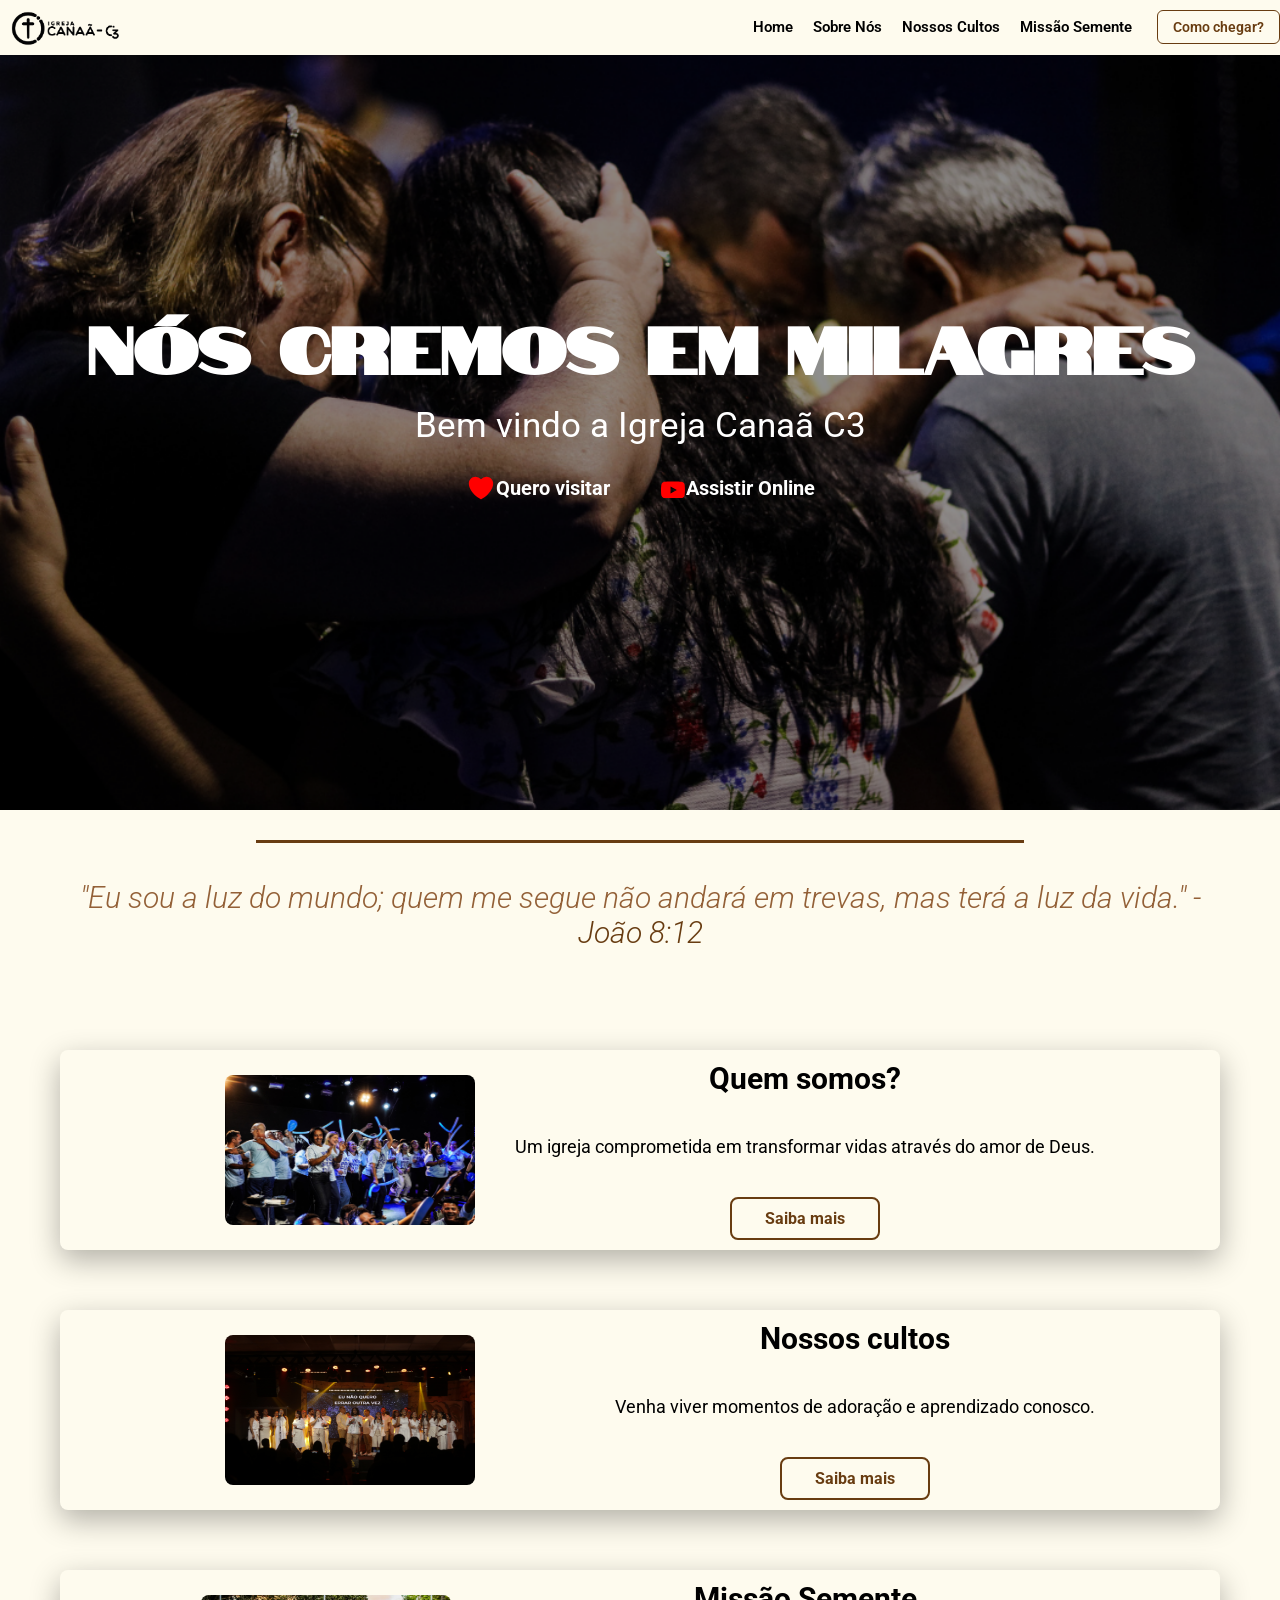
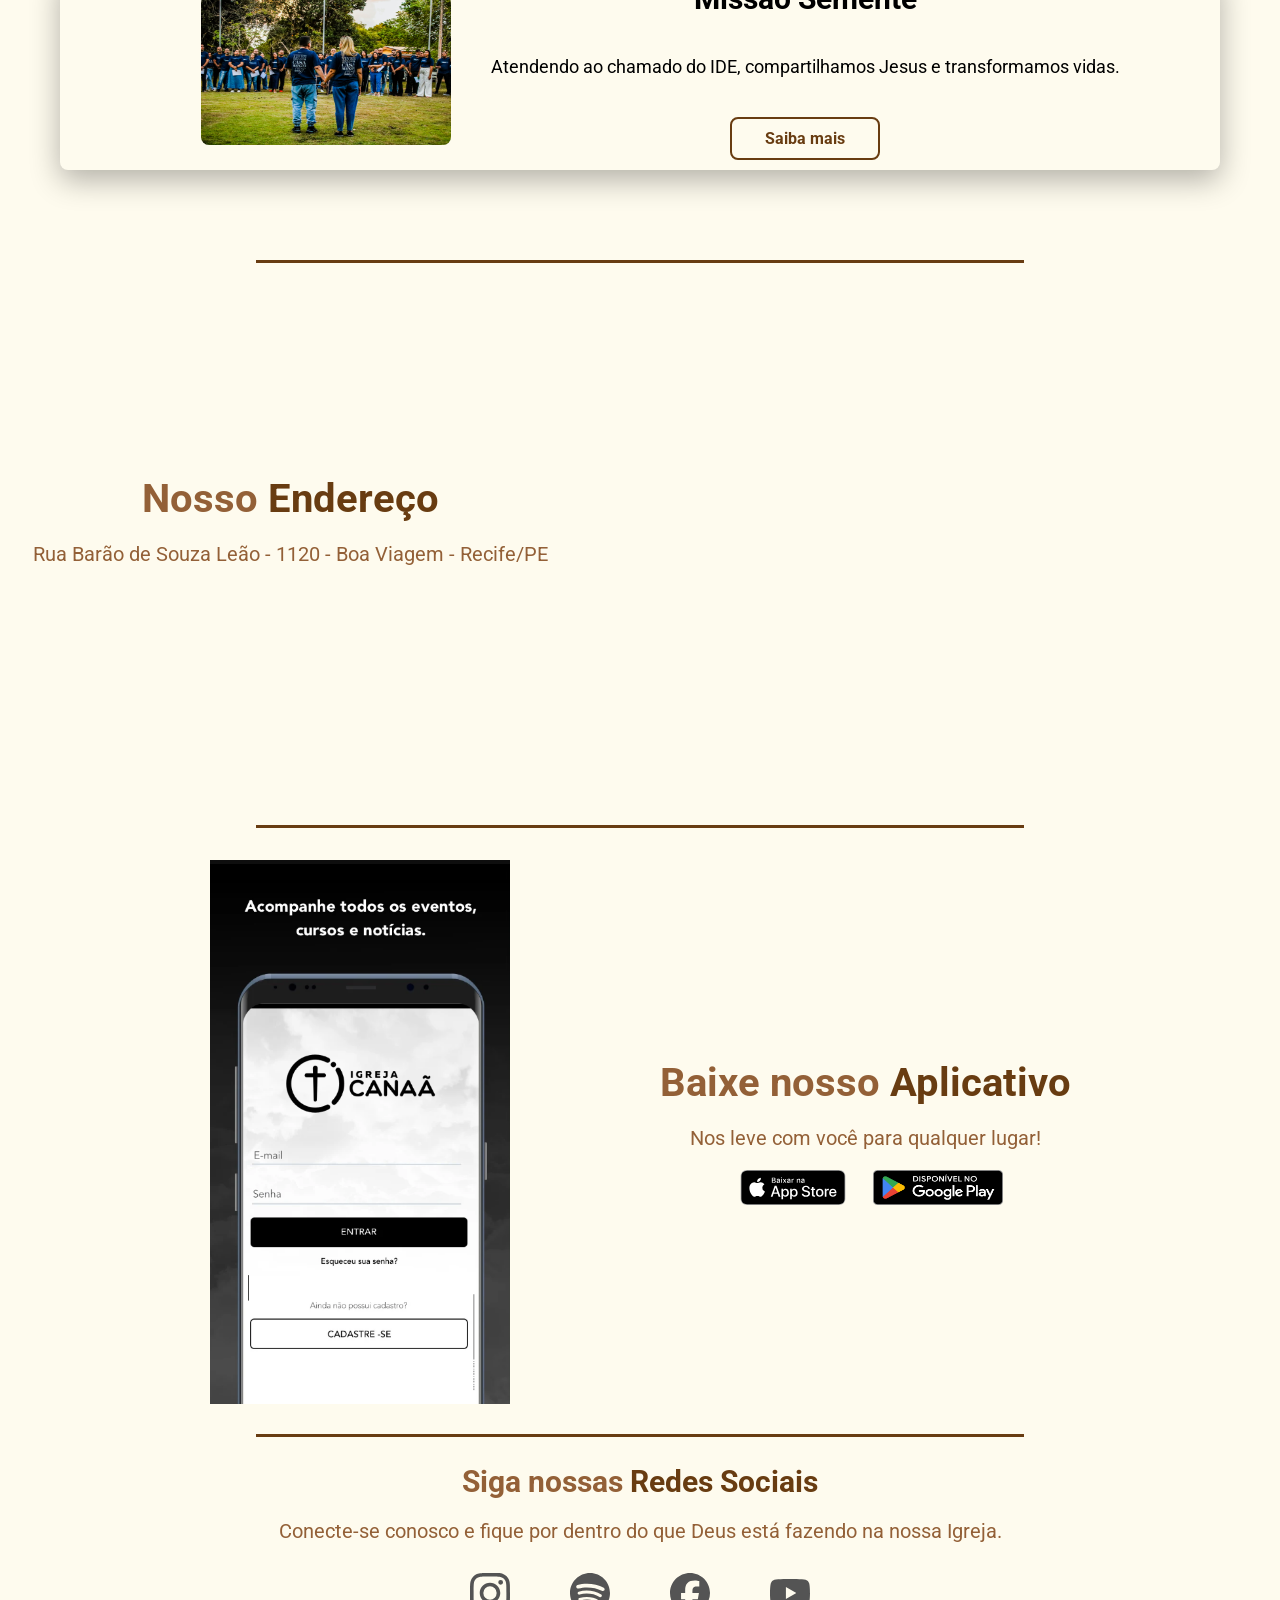
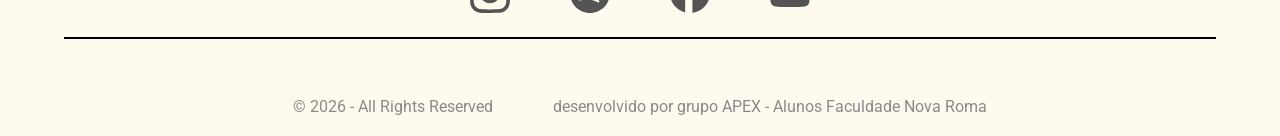
<file: index.html>
<!DOCTYPE html>
<html lang="pt-br">

<head>
    <meta charset="UTF-8">
    <meta name="viewport" content="width=device-width, initial-scale=1.0">
    <title>Igreja Canaã C3</title>
    <link rel="stylesheet" href="css/index.css">
    <meta
    name="description"
    content="Conheça a Igreja Canaã C3. Cultos presenciais, comunhão, discipulado e uma comunidade para crescer na fé em Jesus Cristo."
    >

    <link rel="preconnect" href="https://fonts.googleapis.com">
<link rel="preconnect" href="https://fonts.gstatic.com" crossorigin>
<link href="https://fonts.googleapis.com/css2?family=Arvo:ital,wght@0,400;0,700;1,400;1,700&family=Bebas+Neue&family=Inter:ital,opsz,wght@0,14..32,100..900;1,14..32,100..900&family=Iosevka+Charon+Mono:ital,wght@0,300;0,400;0,500;0,700;1,300;1,400;1,500;1,700&family=Lemon&family=Lexend:wght@100..900&family=Limelight&family=Notable&family=Noto+Sans:ital,wght@0,100..900;1,100..900&family=Open+Sans:ital,wght@0,300..800;1,300..800&family=Parisienne&family=Poppins:ital,wght@0,100;0,200;0,300;0,400;0,500;0,600;0,700;0,800;0,900;1,100;1,200;1,300;1,400;1,500;1,600;1,700;1,800;1,900&family=Rajdhani:wght@300;400;500;600;700&family=Red+Hat+Display:ital,wght@0,300..900;1,300..900&family=Roboto:ital,wght@0,100..900;1,100..900&family=Sekuya&family=Ubuntu+Condensed&display=swap" rel="stylesheet">
<link rel="preconnect" href="https://fonts.googleapis.com">
<link rel="preconnect" href="https://fonts.gstatic.com" crossorigin>
<link href="https://fonts.googleapis.com/css2?family=Arvo:ital,wght@0,400;0,700;1,400;1,700&family=Bebas+Neue&family=Inter:ital,opsz,wght@0,14..32,100..900;1,14..32,100..900&family=Iosevka+Charon+Mono:ital,wght@0,300;0,400;0,500;0,700;1,300;1,400;1,500;1,700&family=Lemon&family=Lexend:wght@100..900&family=Limelight&family=Notable&family=Noto+Sans:ital,wght@0,100..900;1,100..900&family=Open+Sans:ital,wght@0,300..800;1,300..800&family=Parisienne&family=Poppins:ital,wght@0,100;0,200;0,300;0,400;0,500;0,600;0,700;0,800;0,900;1,100;1,200;1,300;1,400;1,500;1,600;1,700;1,800;1,900&family=Rajdhani:wght@300;400;500;600;700&family=Red+Hat+Display:ital,wght@0,300..900;1,300..900&family=Roboto:ital,wght@0,100..900;1,100..900&family=Sekuya&family=Ubuntu+Condensed&display=swap" rel="stylesheet">


</head>

<body>
    <main>
        <nav class="menu">
            <img src="img/Logo - Igreja Canaã-C3 (1).png" alt="Logo Igreja Canaã C3" width="130px" class="logo">

            <button class="menu-hamburguer">

                <svg xmlns="http://www.w3.org/2000/svg" fill="none" width="32" height="32" viewBox="0 0 24 24"
                    stroke-width="1.5" stroke="black">
                    <path stroke-linecap="round" stroke-linejoin="round"
                        d="M3.75 6.75h16.5M3.75 12h16.5m-16.5 5.25h16.5" />
                </svg>

            </button>
            <ul class="menu-list">
                <li><a href="index.html">Home</a></li>
                <li><a href="pages/sobrenos.html">Sobre Nós</a></li>
                <li><a href="pages/cultos.html">Nossos Cultos</a></li>
                <li><a href="pages/missaosemente.html">Missão Semente</a></li>
            </ul>
            <a class="menu-btn" href="pages/endereco.html">Como chegar?</a>
        </nav>

        <section class="hero">
            <h1>Nós cremos em milagres</h1>
            <p>Bem vindo a Igreja Canaã C3</p>

            <div class="btn-container">
                <a class="btn-hero" href="pages/endereco.html">
                    <svg xmlns="http://www.w3.org/2000/svg" viewBox="0 0 24 24" fill="red" width="30" heigt="10">
                        <path
                            d="m11.645 20.91-.007-.003-.022-.012a15.247 15.247 0 0 1-.383-.218 25.18 25.18 0 0 1-4.244-3.17C4.688 15.36 2.25 12.174 2.25 8.25 2.25 5.322 4.714 3 7.688 3A5.5 5.5 0 0 1 12 5.052 5.5 5.5 0 0 1 16.313 3c2.973 0 5.437 2.322 5.437 5.25 0 3.925-2.438 7.111-4.739 9.256a25.175 25.175 0 0 1-4.244 3.17 15.247 15.247 0 0 1-.383.219l-.022.012-.007.004-.003.001a.752.752 0 0 1-.704 0l-.003-.001Z" />
                    </svg>
                    Quero visitar
                </a>

                <div class="btn-youtube">
                    <a href="https://www.youtube.com/@IgrejaCana%C3%A3C3" target="_blank">
                        <svg width="25" height="20" fill="#FF0000">
                            <path
                                d="M23.498 6.186a3.016 3.016 0 0 0-2.122-2.136C19.505 3.545 12 3.545 12 3.545s-7.505 0-9.377.505A3.017 3.017 0 0 0 .502 6.186C0 8.07 0 12 0 12s0 3.93.502 5.814a3.016 3.016 0 0 0 2.122 2.136c1.871.505 9.376.505 9.376.505s7.505 0 9.377-.505a3.015 3.015 0 0 0 2.122-2.136C24 15.93 24 12 24 12s0-3.93-.502-5.814zM9.545 15.568V8.432L15.818 12l-6.273 3.568z" />
                        </svg>
                        Assistir Online
                    </a>
                </div>

            </div>
        </section>
        <div class="divisor">
            <p id="versiculo">"Eu sou a luz do mundo; quem me segue não andará em trevas, mas terá a luz da vida." -
                <span class="span">João 8:12</span>
            </p>
        </div>
        <section class="info">
            <div class="container">
                <img src="img/sobrenos.jpg" alt="Imagem da Igreja Canaã C3">
                <div id="container-quemsomos">
                    <h2>Quem somos?</h2>
                    <p>Um igreja comprometida em transformar vidas através do amor de Deus. </p>
                    <a class="btn-saibamais" href="pages/sobrenos.html">Saiba mais</a>
                </div>

            </div>

            <div class="container">
                <img src="img/foto-cultos2.JPG" alt="Cultos da Igreja Canaã C3">
                <div id="container-cultos">
                    <h2>Nossos cultos</h2>
                    <p> Venha viver momentos de adoração e aprendizado conosco.</p>
                    <a class="btn-saibamais" href="/pages/cultos.html">Saiba mais</a>
                </div>
                
            </div>

            <div class="container">
                <img src="img/missao.jpg" alt="imagem de um culto da Igreja Canaã C3">
                <div id="container-missao">
                    <h2>Missão Semente</h2>
                    <p>Atendendo ao chamado do IDE, compartilhamos Jesus e transformamos vidas.</p>
                    <a class="btn-saibamais" href="pages/missaosemente.html">Saiba mais</a>
                </div>
            </div>

        </section>
        <div class="divisor">
            <section id="endereco">
                <div id="div-endereco">
                    <h2>Nosso <span class="span">Endereço</span></h2>
                    <p>Rua Barão de Souza Leão - 1120 - Boa Viagem - Recife/PE</p>
                </div>
    
                <iframe
                    src="https://www.google.com/maps/embed?pb=!1m18!1m12!1m3!1d3949.702800474096!2d-34.91201342383556!3d-8.131709186965146!2m3!1f0!2f0!3f0!3m2!1i1024!2i768!4f13.1!3m3!1m2!1s0x7ab1e3477499853%3A0xaf3fc67104618b2e!2sR.%20Bar%C3%A3o%20de%20Souza%20Le%C3%A3o%2C%201120%20-%20Boa%20Viagem%2C%20Recife%20-%20PE%2C%2051030-300!5e0!3m2!1spt-BR!2sbr!4v1777664763503!5m2!1spt-BR!2sbr"
                    width="600" height="450" style="border:0;" allowfullscreen="" loading="lazy"
                    referrerpolicy="no-referrer-when-downgrade" class="mapa"></iframe>
                
            </section>
        </div>
        <div class="divisor">

            <section class="app">
                <img src="img/app.igrejacanaa.png" alt="Imagem do aplicativo da Igreja Canaã C3" width="300px"
                    class="img-app">

                <div class="div-app">
                    <h2>Baixe nosso <span class="span">Aplicativo</span></h2>
                    <p>Nos leve com você para qualquer lugar!</p>
                    <div id="div-badges">
                        <a href="https://apps.apple.com/us/app/igreja-canaã-c3/id1623610494" target="_blank"><img
                                src="img/app-store-black.svg" alt="App Store"></a>
                        <a href="https://play.google.com/store/apps/details?id=com.inpeaceapp.igrejacanaa.pe&pcampaignid=web_share"
                            target="_blank"><img src="img/app-googleplay.png" alt="App Google Play"></a>
                    </div>

                </div>
            </section>

            <div class="divisor">
                <section class="section-redessociais">
                    <h2>Siga nossas <span class="span">Redes Sociais</span></h2>
                    <p>Conecte-se conosco e fique por dentro do  que Deus está fazendo na nossa Igreja.</p>
                    <div class="container-redessociais">

                    <div class="container-rede">
                        <a href="https://www.instagram.com/canaarecife/" target="_blank">
                        <svg role="img" viewBox="0 0 24 24" fill="#545454" height="40" width="40" xmlns="http://www.w3.org/2000/svg"><title>Instagram</title><path d="M7.0301.084c-1.2768.0602-2.1487.264-2.911.5634-.7888.3075-1.4575.72-2.1228 1.3877-.6652.6677-1.075 1.3368-1.3802 2.127-.2954.7638-.4956 1.6365-.552 2.914-.0564 1.2775-.0689 1.6882-.0626 4.947.0062 3.2586.0206 3.6671.0825 4.9473.061 1.2765.264 2.1482.5635 2.9107.308.7889.72 1.4573 1.388 2.1228.6679.6655 1.3365 1.0743 2.1285 1.38.7632.295 1.6361.4961 2.9134.552 1.2773.056 1.6884.069 4.9462.0627 3.2578-.0062 3.668-.0207 4.9478-.0814 1.28-.0607 2.147-.2652 2.9098-.5633.7889-.3086 1.4578-.72 2.1228-1.3881.665-.6682 1.0745-1.3378 1.3795-2.1284.2957-.7632.4966-1.636.552-2.9124.056-1.2809.0692-1.6898.063-4.948-.0063-3.2583-.021-3.6668-.0817-4.9465-.0607-1.2797-.264-2.1487-.5633-2.9117-.3084-.7889-.72-1.4568-1.3876-2.1228C21.2982 1.33 20.628.9208 19.8378.6165 19.074.321 18.2017.1197 16.9244.0645 15.6471.0093 15.236-.005 11.977.0014 8.718.0076 8.31.0215 7.0301.0839m.1402 21.6932c-1.17-.0509-1.8053-.2453-2.2287-.408-.5606-.216-.96-.4771-1.3819-.895-.422-.4178-.6811-.8186-.9-1.378-.1644-.4234-.3624-1.058-.4171-2.228-.0595-1.2645-.072-1.6442-.079-4.848-.007-3.2037.0053-3.583.0607-4.848.05-1.169.2456-1.805.408-2.2282.216-.5613.4762-.96.895-1.3816.4188-.4217.8184-.6814 1.3783-.9003.423-.1651 1.0575-.3614 2.227-.4171 1.2655-.06 1.6447-.072 4.848-.079 3.2033-.007 3.5835.005 4.8495.0608 1.169.0508 1.8053.2445 2.228.408.5608.216.96.4754 1.3816.895.4217.4194.6816.8176.9005 1.3787.1653.4217.3617 1.056.4169 2.2263.0602 1.2655.0739 1.645.0796 4.848.0058 3.203-.0055 3.5834-.061 4.848-.051 1.17-.245 1.8055-.408 2.2294-.216.5604-.4763.96-.8954 1.3814-.419.4215-.8181.6811-1.3783.9-.4224.1649-1.0577.3617-2.2262.4174-1.2656.0595-1.6448.072-4.8493.079-3.2045.007-3.5825-.006-4.848-.0608M16.953 5.5864A1.44 1.44 0 1 0 18.39 4.144a1.44 1.44 0 0 0-1.437 1.4424M5.8385 12.012c.0067 3.4032 2.7706 6.1557 6.173 6.1493 3.4026-.0065 6.157-2.7701 6.1506-6.1733-.0065-3.4032-2.771-6.1565-6.174-6.1498-3.403.0067-6.156 2.771-6.1496 6.1738M8 12.0077a4 4 0 1 1 4.008 3.9921A3.9996 3.9996 0 0 1 8 12.0077"/>
                        </svg>
                       </a>
                    </div>

                    <div class="container-rede">
                        <a href="https://open.spotify.com/show/4K4HyaKrXH6Cbzhch1NZMX" target="_blank">
                            <svg role="img" viewBox="0 0 24 24" fill="#545454" height="40" width="40" xmlns="http://www.w3.org/2000/svg"><title>Spotify</title><path d="M12 0C5.4 0 0 5.4 0 12s5.4 12 12 12 12-5.4 12-12S18.66 0 12 0zm5.521 17.34c-.24.359-.66.48-1.021.24-2.82-1.74-6.36-2.101-10.561-1.141-.418.122-.779-.179-.899-.539-.12-.421.18-.78.54-.9 4.56-1.021 8.52-.6 11.64 1.32.42.18.479.659.301 1.02zm1.44-3.3c-.301.42-.841.6-1.262.3-3.239-1.98-8.159-2.58-11.939-1.38-.479.12-1.02-.12-1.14-.6-.12-.48.12-1.021.6-1.141C9.6 9.9 15 10.561 18.72 12.84c.361.181.54.78.241 1.2zm.12-3.36C15.24 8.4 8.82 8.16 5.16 9.301c-.6.179-1.2-.181-1.38-.721-.18-.601.18-1.2.72-1.381 4.26-1.26 11.28-1.02 15.721 1.621.539.3.719 1.02.419 1.56-.299.421-1.02.599-1.559.3z"/>
                            </svg>
                       </a>
                    </div>

                    <div class="container-rede">
                        <a href="https://www.facebook.com/igrejacanaarecife/" target="_blank">
                            <svg role="img" viewBox="0 0 24 24" fill="#545454" height="40" width="40" xmlns="http://www.w3.org/2000/svg"><title>Facebook</title><path d="M9.101 23.691v-7.98H6.627v-3.667h2.474v-1.58c0-4.085 1.848-5.978 5.858-5.978.401 0 .955.042 1.468.103a8.68 8.68 0 0 1 1.141.195v3.325a8.623 8.623 0 0 0-.653-.036 26.805 26.805 0 0 0-.733-.009c-.707 0-1.259.096-1.675.309a1.686 1.686 0 0 0-.679.622c-.258.42-.374.995-.374 1.752v1.297h3.919l-.386 2.103-.287 1.564h-3.246v8.245C19.396 23.238 24 18.179 24 12.044c0-6.627-5.373-12-12-12s-12 5.373-12 12c0 5.628 3.874 10.35 9.101 11.647Z"/>
                            </svg>
                       </a>
                    </div>

                    <div class="container-rede">
                        <a href="https://www.youtube.com/missionariacanaa1" target="_blank">
                            <svg role="img" viewBox="0 0 24 24" fill="#545454" height="40" width="40" xmlns="http://www.w3.org/2000/svg"><title>YouTube</title><path d="M23.498 6.186a3.016 3.016 0 0 0-2.122-2.136C19.505 3.545 12 3.545 12 3.545s-7.505 0-9.377.505A3.017 3.017 0 0 0 .502 6.186C0 8.07 0 12 0 12s0 3.93.502 5.814a3.016 3.016 0 0 0 2.122 2.136c1.871.505 9.376.505 9.376.505s7.505 0 9.377-.505a3.015 3.015 0 0 0 2.122-2.136C24 15.93 24 12 24 12s0-3.93-.502-5.814zM9.545 15.568V8.432L15.818 12l-6.273 3.568z"/>
                            </svg>
                         </a>
                    </div>

                    </div>
                </section>
            </div>
        </div>
        <div id="divisor-footer">
            <footer class="rodape">
                <p>© 2026 - All Rights Reserved</p>
                <p>desenvolvido por grupo APEX - Alunos Faculdade Nova Roma </p>
            </footer>
        </div>
    </main>

    <script src="js/menu.js"></script>
</body>

</html>
</file>
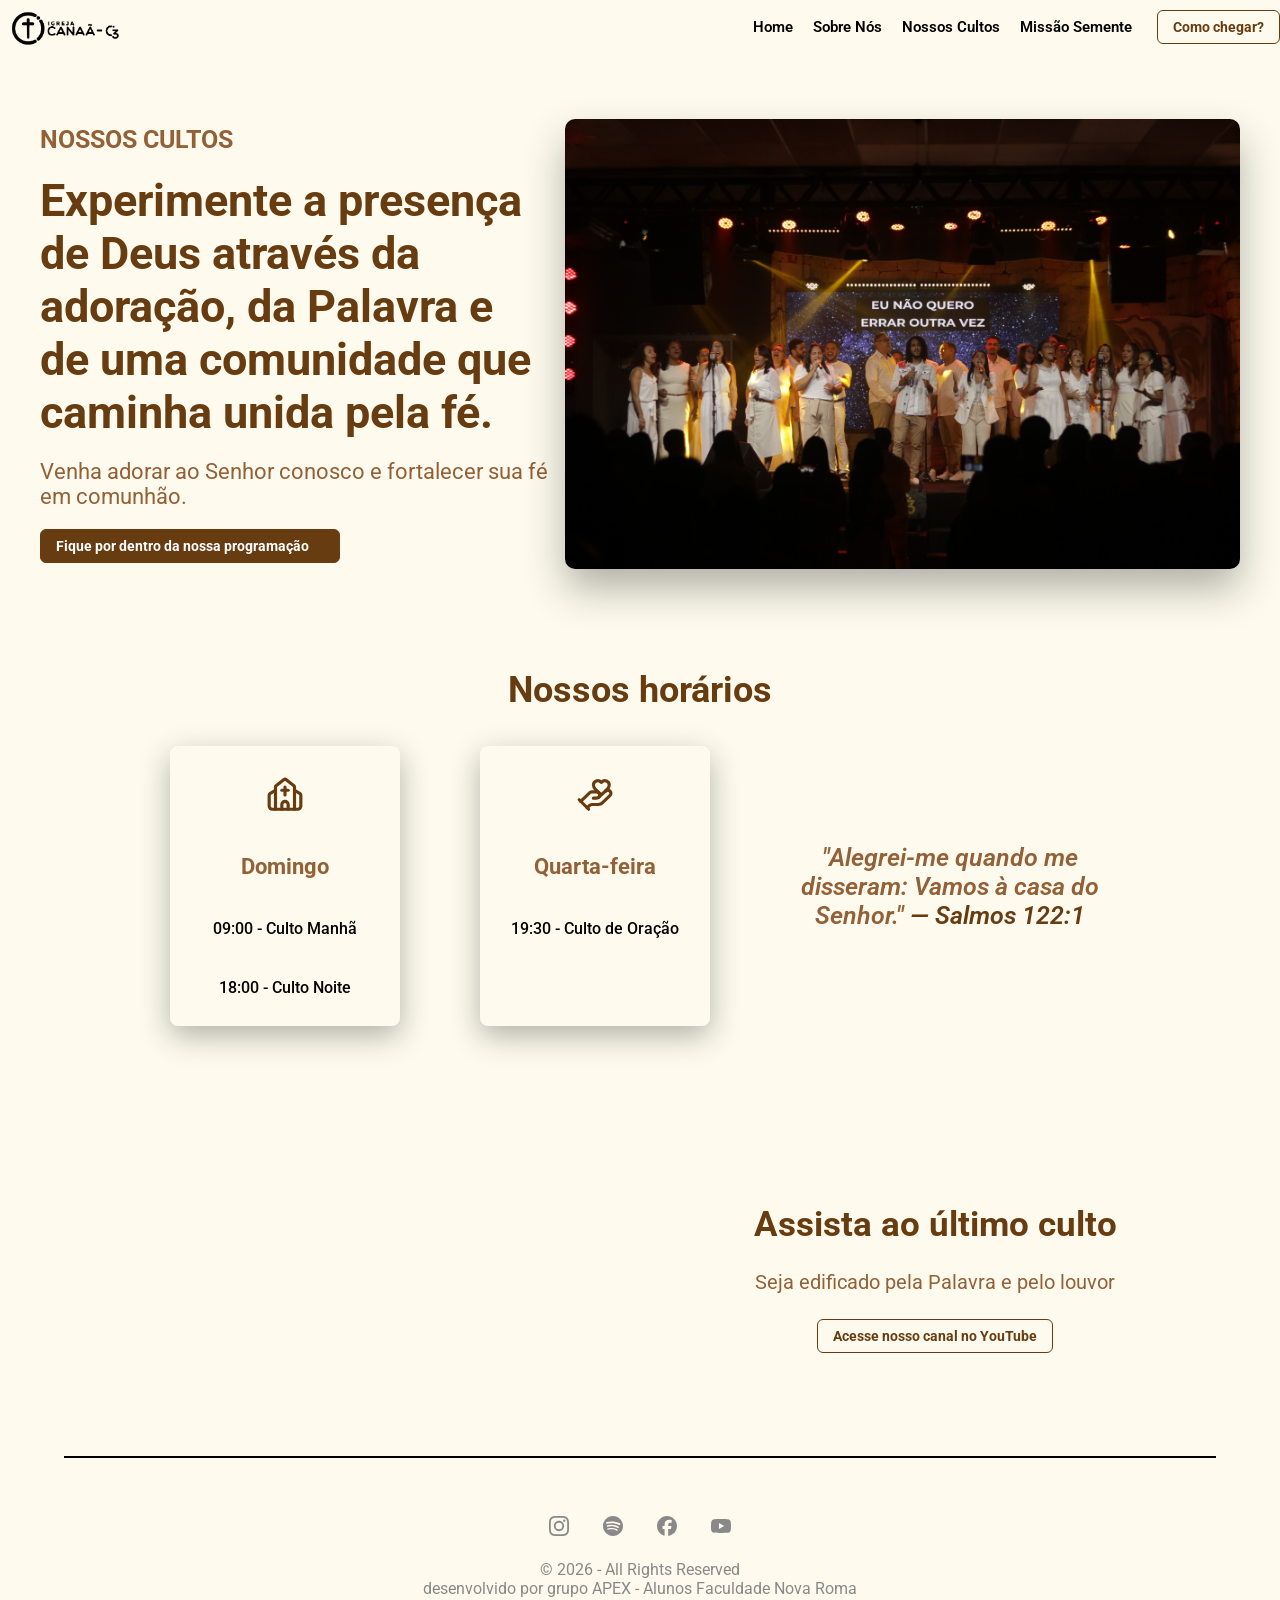
<file: pages/cultos.html>
<!DOCTYPE html>
<html lang="pt-br">

<head>
    <meta charset="UTF-8">
    <meta name="viewport" content="width=device-width, initial-scale=1.0">
    <title>Igreja Canaã C3 - Cultos</title>

    <link rel="stylesheet" href="../css/cultos.css">
    <meta
    name="description"
    content="Participe dos cultos da Igreja Canaã C3. Confira dias e horários e acompanhe nossas transmissões ao vivo."
    >
    <link rel="preconnect" href="https://fonts.googleapis.com">
    <link rel="preconnect" href="https://fonts.gstatic.com" crossorigin>
    <link
        href="https://fonts.googleapis.com/css2?family=Arvo:ital,wght@0,400;0,700;1,400;1,700&family=Bebas+Neue&family=Inter:ital,opsz,wght@0,14..32,100..900;1,14..32,100..900&family=Iosevka+Charon+Mono:ital,wght@0,300;0,400;0,500;0,700;1,300;1,400;1,500;1,700&family=Lemon&family=Lexend:wght@100..900&family=Limelight&family=Notable&family=Noto+Sans:ital,wght@0,100..900;1,100..900&family=Open+Sans:ital,wght@0,300..800;1,300..800&family=Parisienne&family=Poppins:ital,wght@0,100;0,200;0,300;0,400;0,500;0,600;0,700;0,800;0,900;1,100;1,200;1,300;1,400;1,500;1,600;1,700;1,800;1,900&family=Rajdhani:wght@300;400;500;600;700&family=Red+Hat+Display:ital,wght@0,300..900;1,300..900&family=Roboto:ital,wght@0,100..900;1,100..900&family=Sekuya&family=Ubuntu+Condensed&display=swap"
        rel="stylesheet">
    <link rel="preconnect" href="https://fonts.googleapis.com">
    <link rel="preconnect" href="https://fonts.gstatic.com" crossorigin>
    <link
        href="https://fonts.googleapis.com/css2?family=Arvo:ital,wght@0,400;0,700;1,400;1,700&family=Bebas+Neue&family=Inter:ital,opsz,wght@0,14..32,100..900;1,14..32,100..900&family=Iosevka+Charon+Mono:ital,wght@0,300;0,400;0,500;0,700;1,300;1,400;1,500;1,700&family=Lemon&family=Lexend:wght@100..900&family=Limelight&family=Notable&family=Noto+Sans:ital,wght@0,100..900;1,100..900&family=Open+Sans:ital,wght@0,300..800;1,300..800&family=Parisienne&family=Poppins:ital,wght@0,100;0,200;0,300;0,400;0,500;0,600;0,700;0,800;0,900;1,100;1,200;1,300;1,400;1,500;1,600;1,700;1,800;1,900&family=Rajdhani:wght@300;400;500;600;700&family=Red+Hat+Display:ital,wght@0,300..900;1,300..900&family=Roboto:ital,wght@0,100..900;1,100..900&family=Sekuya&family=Ubuntu+Condensed&display=swap"
        rel="stylesheet">
</head>

<body>
    <nav class="menu">
            <img src="../img/Logo - Igreja Canaã-C3 (1).png" alt="Logo Igreja Canaã C3" width="130px" class="logo">

            <button class="menu-hamburguer">

                <svg xmlns="http://www.w3.org/2000/svg" fill="none" width="32" height="32" viewBox="0 0 24 24"
                    stroke-width="1.5" stroke="black">
                    <path stroke-linecap="round" stroke-linejoin="round"
                        d="M3.75 6.75h16.5M3.75 12h16.5m-16.5 5.25h16.5" />
                </svg>

            </button>
            <ul class="menu-list">
                <li><a href="../index.html">Home</a></li>
                <li><a href="../pages/sobrenos.html">Sobre Nós</a></li>
                <li><a href="../pages/cultos.html">Nossos Cultos</a></li>
                <li><a href="../pages/missaosemente.html">Missão Semente</a></li>
            </ul>   
            <a class="menu-btn" href="../pages/endereco.html">Como chegar?</a>
        </nav>
        <a class="menu-btn" href="endereco.html">Como chegar?</a>
    </nav>

    <main>
        <div class="hero-section">
            <div class="hero-title">
                <h1>NOSSOS CULTOS</h1>
                <h2>Experimente a presença de Deus através da adoração, da Palavra e de uma comunidade que caminha unida pela fé.</h2>
                <p>Venha adorar ao Senhor conosco e fortalecer sua fé em comunhão.</p>
                <a class="btn-cultos" href="https://www.instagram.com/canaarecife/" target="_blank">Fique por dentro da nossa programação</a>
            </div>
            <img src="../img/foto-cultos2.JPG" alt="Culto na Igreja Canaã C3" class="hero-image" height="450px">    
        </div>


            <h2 class="title-section">Nossos horários</h2>

            <div class="cultos-section">

                <div class="container-cultos">
                    <svg xmlns="http://www.w3.org/2000/svg" width="38" height="38" viewBox="0 0 24 24" fill="none"
                        stroke="#683c11" stroke-width="2" stroke-linecap="round" stroke-linejoin="round"
                        class="lucide lucide-church-icon lucide-church">
                        <path d="M10 9h4" />
                        <path d="M12 7v5" />
                        <path d="M14 21v-3a2 2 0 0 0-4 0v3" />
                        <path
                            d="m18 9 3.52 2.147a1 1 0 0 1 .48.854V19a2 2 0 0 1-2 2H4a2 2 0 0 1-2-2v-6.999a1 1 0 0 1 .48-.854L6 9" />
                        <path d="M6 21V7a1 1 0 0 1 .376-.782l5-3.999a1 1 0 0 1 1.249.001l5 4A1 1 0 0 1 18 7v14">
                    </svg>
                    <h3>Domingo</h3>
                    <p>09:00 - Culto Manhã</p>
                    <p>18:00 - Culto Noite</p>
                </div>

                <div class="container-cultos">
                    <svg xmlns="http://www.w3.org/2000/svg" width="38" height="38" viewBox="0 0 24 24" fill="none"
                        stroke="#683c11" stroke-width="2" stroke-linecap="round" stroke-linejoin="round"
                        class="lucide lucide-hand-heart-icon lucide-hand-heart">
                        <path d="M11 14h2a2 2 0 0 0 0-4h-3c-.6 0-1.1.2-1.4.6L3 16" />
                        <path
                            d="m14.45 13.39 5.05-4.694C20.196 8 21 6.85 21 5.75a2.75 2.75 0 0 0-4.797-1.837.276.276 0 0 1-.406 0A2.75 2.75 0 0 0 11 5.75c0 1.2.802 2.248 1.5 2.946L16 11.95" />
                        <path d="m2 15 6 6" />
                        <path d="m7 20 1.6-1.4c.3-.4.8-.6 1.4-.6h4c1.1 0 2.1-.4 2.8-1.2l4.6-4.4a1 1 0 0 0-2.75-2.91" />
                    </svg>
                    <h3>Quarta-feira </h3>
                    <p>19:30 - Culto de Oração</p>
                    <br>
                </div>

                 <p class="versiculo">"Alegrei-me quando me disseram: Vamos à casa do Senhor." <span class="span"> — Salmos
                    122:1</span>
            </p>

            </div>

            <div class="online-section">
                <iframe width="560" height="315" src="https://www.youtube.com/embed/videoseries?si=hBzG63qHBd3ML5HB&amp;list=PLyUB3xAbnrpU9_66MT84ges_CWzJnOmYx" title="YouTube video player" frameborder="0" allow="accelerometer; autoplay; clipboard-write; encrypted-media; gyroscope; picture-in-picture; web-share" referrerpolicy="strict-origin-when-cross-origin" allowfullscreen>
                    
                </iframe>
                <div class="online-title">

                    <h3>Assista ao último culto</h3>
                    <p>Seja edificado pela Palavra e pelo louvor</p>
                    <a href="https://www.youtube.com/@IgrejaCana%C3%A3C3" target="_blank">Acesse nosso canal no
                        YouTube</a>
                </div>
           
            </div>
        </div>
        
    </main>

    <div id="divisor-footer">
        <footer class="rodape">
            <div class="div-rodape">
                <a href="https://www.instagram.com/canaarecife/" target="_blank">
                    <svg role="img" viewBox="0 0 24 24" width="20" height="20" fill="#898989"
                        xmlns="http://www.w3.org/2000/svg">
                        <title>Instagram</title>
                        <path
                            d="M7.0301.084c-1.2768.0602-2.1487.264-2.911.5634-.7888.3075-1.4575.72-2.1228 1.3877-.6652.6677-1.075 1.3368-1.3802 2.127-.2954.7638-.4956 1.6365-.552 2.914-.0564 1.2775-.0689 1.6882-.0626 4.947.0062 3.2586.0206 3.6671.0825 4.9473.061 1.2765.264 2.1482.5635 2.9107.308.7889.72 1.4573 1.388 2.1228.6679.6655 1.3365 1.0743 2.1285 1.38.7632.295 1.6361.4961 2.9134.552 1.2773.056 1.6884.069 4.9462.0627 3.2578-.0062 3.668-.0207 4.9478-.0814 1.28-.0607 2.147-.2652 2.9098-.5633.7889-.3086 1.4578-.72 2.1228-1.3881.665-.6682 1.0745-1.3378 1.3795-2.1284.2957-.7632.4966-1.636.552-2.9124.056-1.2809.0692-1.6898.063-4.948-.0063-3.2583-.021-3.6668-.0817-4.9465-.0607-1.2797-.264-2.1487-.5633-2.9117-.3084-.7889-.72-1.4568-1.3876-2.1228C21.2982 1.33 20.628.9208 19.8378.6165 19.074.321 18.2017.1197 16.9244.0645 15.6471.0093 15.236-.005 11.977.0014 8.718.0076 8.31.0215 7.0301.0839m.1402 21.6932c-1.17-.0509-1.8053-.2453-2.2287-.408-.5606-.216-.96-.4771-1.3819-.895-.422-.4178-.6811-.8186-.9-1.378-.1644-.4234-.3624-1.058-.4171-2.228-.0595-1.2645-.072-1.6442-.079-4.848-.007-3.2037.0053-3.583.0607-4.848.05-1.169.2456-1.805.408-2.2282.216-.5613.4762-.96.895-1.3816.4188-.4217.8184-.6814 1.3783-.9003.423-.1651 1.0575-.3614 2.227-.4171 1.2655-.06 1.6447-.072 4.848-.079 3.2033-.007 3.5835.005 4.8495.0608 1.169.0508 1.8053.2445 2.228.408.5608.216.96.4754 1.3816.895.4217.4194.6816.8176.9005 1.3787.1653.4217.3617 1.056.4169 2.2263.0602 1.2655.0739 1.645.0796 4.848.0058 3.203-.0055 3.5834-.061 4.848-.051 1.17-.245 1.8055-.408 2.2294-.216.5604-.4763.96-.8954 1.3814-.419.4215-.8181.6811-1.3783.9-.4224.1649-1.0577.3617-2.2262.4174-1.2656.0595-1.6448.072-4.8493.079-3.2045.007-3.5825-.006-4.848-.0608M16.953 5.5864A1.44 1.44 0 1 0 18.39 4.144a1.44 1.44 0 0 0-1.437 1.4424M5.8385 12.012c.0067 3.4032 2.7706 6.1557 6.173 6.1493 3.4026-.0065 6.157-2.7701 6.1506-6.1733-.0065-3.4032-2.771-6.1565-6.174-6.1498-3.403.0067-6.156 2.771-6.1496 6.1738M8 12.0077a4 4 0 1 1 4.008 3.9921A3.9996 3.9996 0 0 1 8 12.0077" />
                    </svg>
                </a>

                <a href="https://open.spotify.com/show/4K4HyaKrXH6Cbzhch1NZMX" target="_blank">
                    <svg role="img" viewBox="0 0 24 24" width="20" height="20" fill="#898989"
                        xmlns="http://www.w3.org/2000/svg">
                        <title>Spotify</title>
                        <path
                            d="M12 0C5.4 0 0 5.4 0 12s5.4 12 12 12 12-5.4 12-12S18.66 0 12 0zm5.521 17.34c-.24.359-.66.48-1.021.24-2.82-1.74-6.36-2.101-10.561-1.141-.418.122-.779-.179-.899-.539-.12-.421.18-.78.54-.9 4.56-1.021 8.52-.6 11.64 1.32.42.18.479.659.301 1.02zm1.44-3.3c-.301.42-.841.6-1.262.3-3.239-1.98-8.159-2.58-11.939-1.38-.479.12-1.02-.12-1.14-.6-.12-.48.12-1.021.6-1.141C9.6 9.9 15 10.561 18.72 12.84c.361.181.54.78.241 1.2zm.12-3.36C15.24 8.4 8.82 8.16 5.16 9.301c-.6.179-1.2-.181-1.38-.721-.18-.601.18-1.2.72-1.381 4.26-1.26 11.28-1.02 15.721 1.621.539.3.719 1.02.419 1.56-.299.421-1.02.599-1.559.3z" />
                    </svg>
                </a>

                <a href="https://www.facebook.com/igrejacanaarecife/" target="_blank">
                    <svg role="img" viewBox="0 0 24 24" width="20" height="20" fill="#898989"
                        xmlns="http://www.w3.org/2000/svg">
                        <title>Facebook</title>
                        <path
                            d="M9.101 23.691v-7.98H6.627v-3.667h2.474v-1.58c0-4.085 1.848-5.978 5.858-5.978.401 0 .955.042 1.468.103a8.68 8.68 0 0 1 1.141.195v3.325a8.623 8.623 0 0 0-.653-.036 26.805 26.805 0 0 0-.733-.009c-.707 0-1.259.096-1.675.309a1.686 1.686 0 0 0-.679.622c-.258.42-.374.995-.374 1.752v1.297h3.919l-.386 2.103-.287 1.564h-3.246v8.245C19.396 23.238 24 18.179 24 12.044c0-6.627-5.373-12-12-12s-12 5.373-12 12c0 5.628 3.874 10.35 9.101 11.647Z" />
                    </svg>
                </a>
                <a href="https://www.youtube.com/@IgrejaCana%C3%A3C3/featured" target="_blank">
                    <svg role="img" viewBox="0 0 24 24" width="20" height="20" fill="#898989"
                        vxmlns="http://www.w3.org/2000/svg">
                        <title>YouTube</title>
                        <path
                            d="M23.498 6.186a3.016 3.016 0 0 0-2.122-2.136C19.505 3.545 12 3.545 12 3.545s-7.505 0-9.377.505A3.017 3.017 0 0 0 .502 6.186C0 8.07 0 12 0 12s0 3.93.502 5.814a3.016 3.016 0 0 0 2.122 2.136c1.871.505 9.376.505 9.376.505s7.505 0 9.377-.505a3.015 3.015 0 0 0 2.122-2.136C24 15.93 24 12 24 12s0-3.93-.502-5.814zM9.545 15.568V8.432L15.818 12l-6.273 3.568z" />
                    </svg>
                </a>
            </div>
            <div>
                <p>© 2026 - All Rights Reserved</p>
                <p>desenvolvido por grupo APEX - Alunos Faculdade Nova Roma </p>
            </div>

        </footer>
    </div>

    <script src="../js/menu.js"></script>
</body>
</html>
</file>
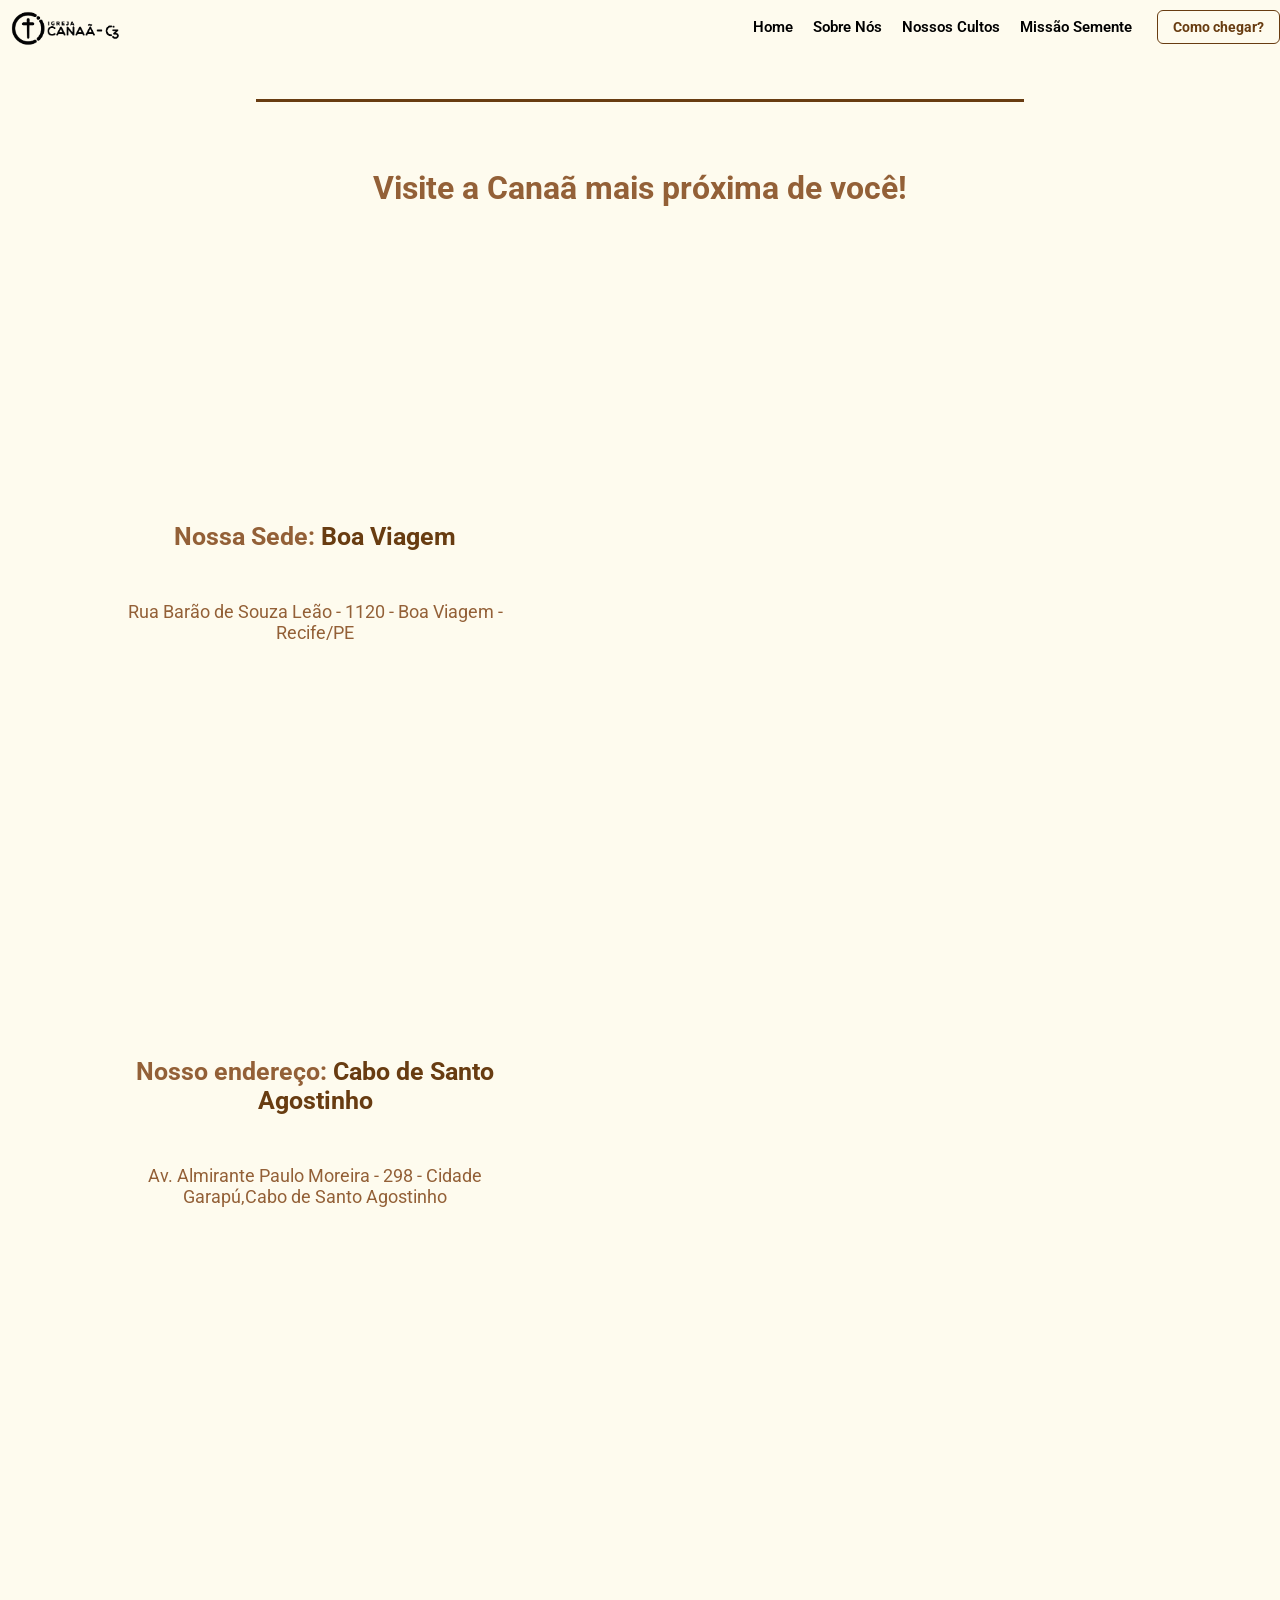
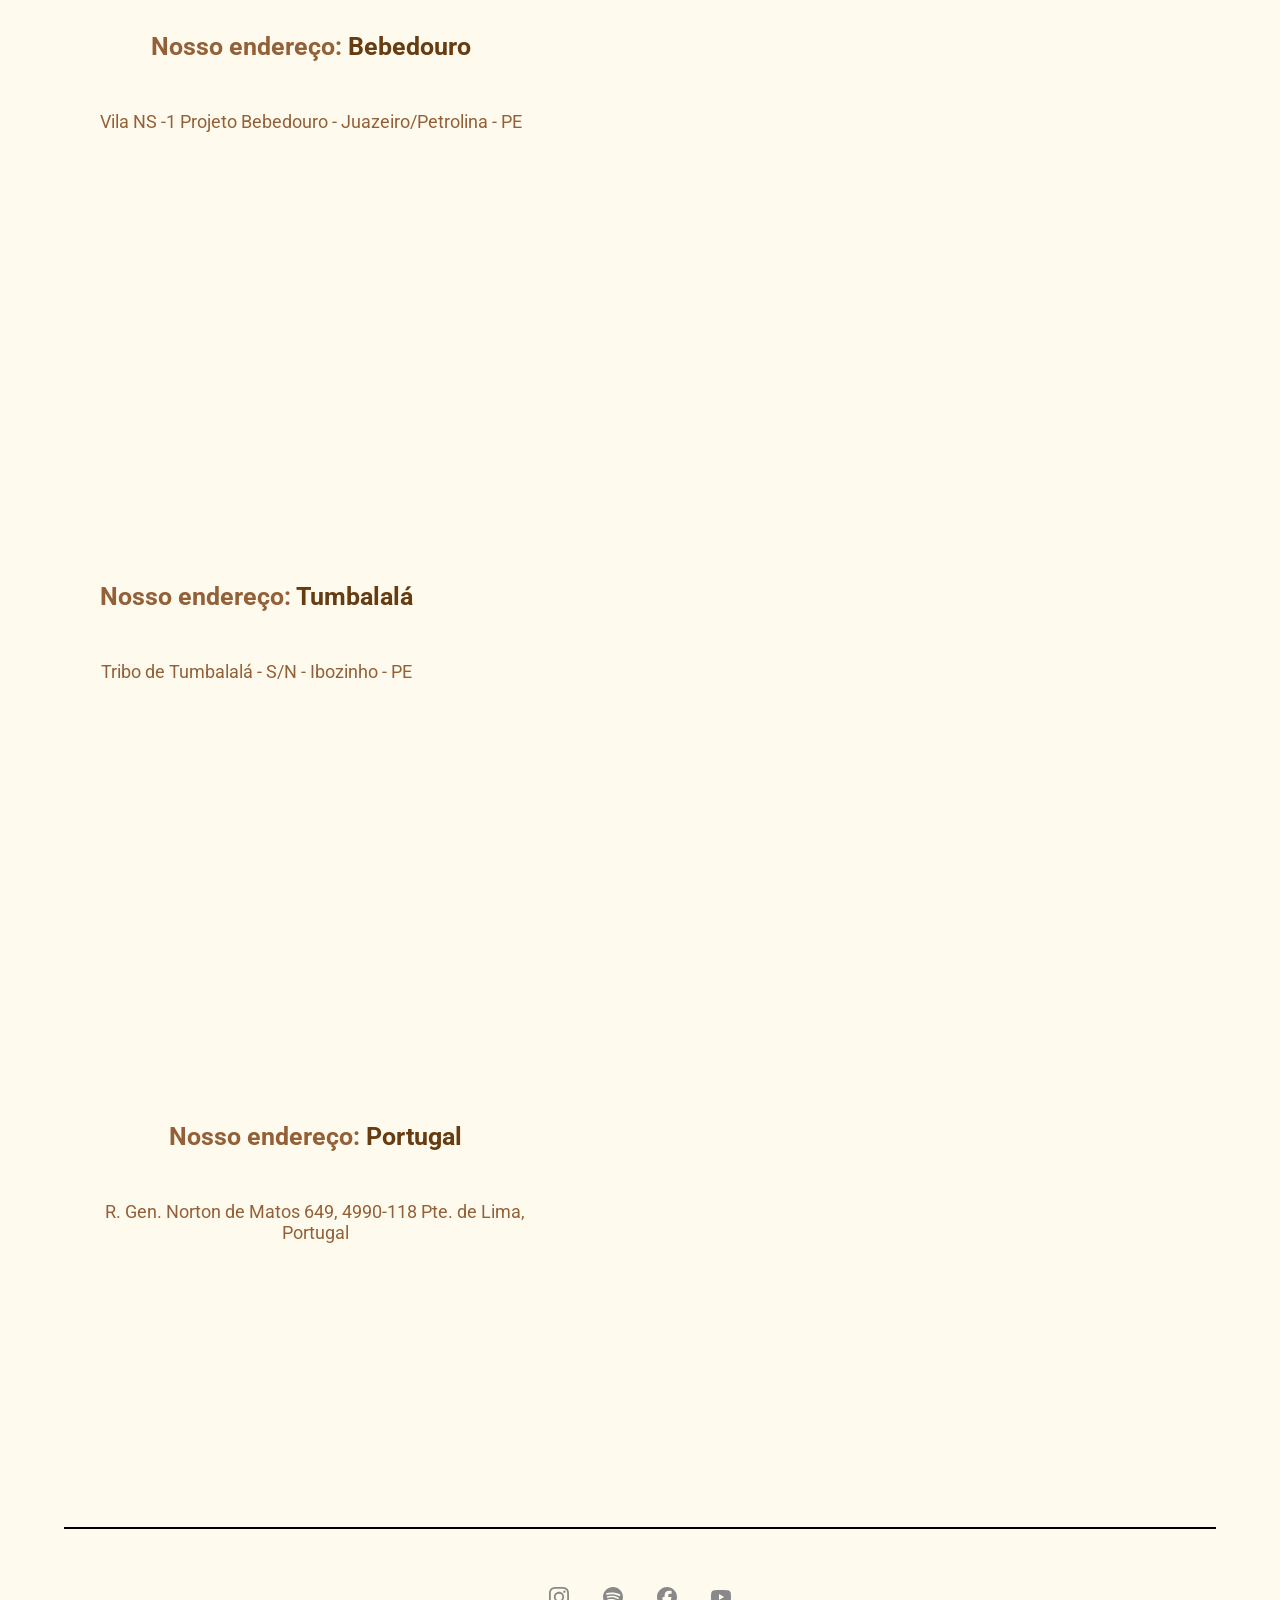
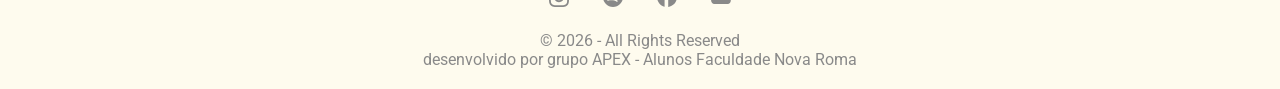
<file: pages/endereco.html>
<!DOCTYPE html>
<html lang="pt-br">

<head>
    <meta charset="UTF-8">
    <meta name="viewport" content="width=device-width, initial-scale=1.0">
    <title>Igreja Canaã C3 - Endereços</title>
    <link rel="stylesheet" href="../css/endereco.css">
    <meta
    name="description"
    content="Veja como chegar à Igreja Canaã C3. Todos os nossos endereços para você participar dos nossos cultos e atividades. Venha nos visitar e fazer parte da nossa comunidade de fé!"
    >
    <link rel="preconnect" href="https://fonts.googleapis.com">
    <link rel="preconnect" href="https://fonts.gstatic.com" crossorigin>
    <link
        href="https://fonts.googleapis.com/css2?family=Arvo:ital,wght@0,400;0,700;1,400;1,700&family=Bebas+Neue&family=Inter:ital,opsz,wght@0,14..32,100..900;1,14..32,100..900&family=Iosevka+Charon+Mono:ital,wght@0,300;0,400;0,500;0,700;1,300;1,400;1,500;1,700&family=Lemon&family=Lexend:wght@100..900&family=Limelight&family=Notable&family=Noto+Sans:ital,wght@0,100..900;1,100..900&family=Open+Sans:ital,wght@0,300..800;1,300..800&family=Parisienne&family=Poppins:ital,wght@0,100;0,200;0,300;0,400;0,500;0,600;0,700;0,800;0,900;1,100;1,200;1,300;1,400;1,500;1,600;1,700;1,800;1,900&family=Rajdhani:wght@300;400;500;600;700&family=Red+Hat+Display:ital,wght@0,300..900;1,300..900&family=Roboto:ital,wght@0,100..900;1,100..900&family=Sekuya&family=Ubuntu+Condensed&display=swap"
        rel="stylesheet">
    <link rel="preconnect" href="https://fonts.googleapis.com">
    <link rel="preconnect" href="https://fonts.gstatic.com" crossorigin>
    <link
        href="https://fonts.googleapis.com/css2?family=Arvo:ital,wght@0,400;0,700;1,400;1,700&family=Bebas+Neue&family=Inter:ital,opsz,wght@0,14..32,100..900;1,14..32,100..900&family=Iosevka+Charon+Mono:ital,wght@0,300;0,400;0,500;0,700;1,300;1,400;1,500;1,700&family=Lemon&family=Lexend:wght@100..900&family=Limelight&family=Notable&family=Noto+Sans:ital,wght@0,100..900;1,100..900&family=Open+Sans:ital,wght@0,300..800;1,300..800&family=Parisienne&family=Poppins:ital,wght@0,100;0,200;0,300;0,400;0,500;0,600;0,700;0,800;0,900;1,100;1,200;1,300;1,400;1,500;1,600;1,700;1,800;1,900&family=Rajdhani:wght@300;400;500;600;700&family=Red+Hat+Display:ital,wght@0,300..900;1,300..900&family=Roboto:ital,wght@0,100..900;1,100..900&family=Sekuya&family=Ubuntu+Condensed&display=swap"
        rel="stylesheet">

</head>

<body>
    <nav class="menu">
            <img src="../img/Logo - Igreja Canaã-C3 (1).png" alt="Logo Igreja Canaã C3" width="130px" class="logo">

            <button class="menu-hamburguer">

                <svg xmlns="http://www.w3.org/2000/svg" fill="none" width="32" height="32" viewBox="0 0 24 24"
                    stroke-width="1.5" stroke="black">
                    <path stroke-linecap="round" stroke-linejoin="round"
                        d="M3.75 6.75h16.5M3.75 12h16.5m-16.5 5.25h16.5" />
                </svg>

            </button>
            <ul class="menu-list">
                <li><a href="../index.html">Home</a></li>
                <li><a href="../pages/sobrenos.html">Sobre Nós</a></li>
                <li><a href="../pages/cultos.html">Nossos Cultos</a></li>
                <li><a href="../pages/missaosemente.html">Missão Semente</a></li>
            </ul>   
            <a class="menu-btn" href="../pages/endereco.html">Como chegar?</a>
        </nav>
        <a class="menu-btn" href="endereco.html">Como chegar?</a>
    </nav>

    <main>
        <div class="divisor">
            <h1 id="titulo-principal">Visite a Canaã mais próxima de você!</h1>
        </div>

        <div id="container-endereco">
            <div class="endereco">
                <div class="titulos-endereco">
                    <h2>Nossa Sede: <span class="span-titulo">Boa Viagem</span></h2>
                    <p>Rua Barão de Souza Leão - 1120 - Boa Viagem - Recife/PE</p>
                </div>
                <iframe
                    src="https://www.google.com/maps/embed?pb=!1m18!1m12!1m3!1d3949.702800474096!2d-34.91201342383556!3d-8.131709186965146!2m3!1f0!2f0!3f0!3m2!1i1024!2i768!4f13.1!3m3!1m2!1s0x7ab1e3477499853%3A0xaf3fc67104618b2e!2sR.%20Bar%C3%A3o%20de%20Souza%20Le%C3%A3o%2C%201120%20-%20Boa%20Viagem%2C%20Recife%20-%20PE%2C%2051030-300!5e0!3m2!1spt-BR!2sbr!4v1777664763503!5m2!1spt-BR!2sbr"
                    width="600" height="450" style="border:0;" allowfullscreen="" loading="lazy"
                    referrerpolicy="no-referrer-when-downgrade" class="mapa"></iframe>
            </div>

            <div class="endereco">
                <div class="titulos-endereco">
                    <h2>Nosso endereço: <span class="span-titulo">Cabo de Santo Agostinho</span></h2>
                    <p>Av. Almirante Paulo Moreira - 298 - Cidade Garapú,Cabo de Santo Agostinho</p>
                </div>
                <iframe
                    src="https://www.google.com/maps/embed?pb=!1m14!1m8!1m3!1d3948.2233976106318!2d-35.0199928!3d-8.2805514!3m2!1i1024!2i768!4f13.1!3m3!1m2!1s0x7aae53c3fd7d831%3A0xc0a54f2b992fa43e!2sIgreja%20Cana%C3%A3!5e0!3m2!1spt-BR!2sbr!4v1777681145065!5m2!1spt-BR!2sbr"
                    width="600" height="450" style="border:0;" allowfullscreen="" loading="lazy"
                    referrerpolicy="no-referrer-when-downgrade" class="mapa"></iframe>
            </div>

            <div class="endereco">
                <div class="titulos-endereco">
                    <h2>Nosso endereço: <span class="span-titulo">Bebedouro</span></h2>
                    <p>Vila NS -1 Projeto Bebedouro - Juazeiro/Petrolina - PE</p>
                </div>

                <iframe
                    src="https://www.google.com/maps/embed?pb=!1m14!1m8!1m3!1d7878.6861279144105!2d-40.3171199!3d-9.1234534!3m2!1i1024!2i768!4f13.1!3m3!1m2!1s0x7749995ac28e625%3A0x1a87c36695efe090!2sCana%C3%A3%20Bebedouro!5e0!3m2!1spt-BR!2sbr!4v1777681707100!5m2!1spt-BR!2sbr"
                    width="600" height="450" style="border:0;" allowfullscreen="" loading="lazy"
                    referrerpolicy="no-referrer-when-downgrade" class="mapa"></iframe>
            </div>

            <div class="endereco">
                <div class="titulos-endereco">
                    <h2>Nosso endereço: <span class="span-titulo">Tumbalalá</span></h2>
                    <p>Tribo de Tumbalalá - S/N - Ibozinho - PE</p>
                </div>
                <iframe
                    src="https://www.google.com/maps/embed?pb=!1m14!1m8!1m3!1d15778.747296382731!2d-39.2455649!3d-8.6260341!3m2!1i1024!2i768!4f13.1!3m3!1m2!1s0x70a5f006d0422a1%3A0x195dc0623d1d5322!2sFazenda%20Ibozinho!5e0!3m2!1spt-BR!2sbr!4v1777681846799!5m2!1spt-BR!2sbr"
                    width="600" height="450" style="border:0;" allowfullscreen="" loading="lazy"
                    referrerpolicy="no-referrer-when-downgrade" class="mapa"></iframe>
            </div>

            <div class="endereco">
                <div class="titulos-endereco">
                    <h2>Nosso endereço: <span class="span-titulo">Portugal</span></h2>
                    <p>R. Gen. Norton de Matos 649, 4990-118 Pte. de Lima, Portugal</p>
                </div>
                <iframe
                    src="https://www.google.com/maps/embed?pb=!1m14!1m8!1m3!1d2975.9148981757157!2d-8.5848817!3d41.7654926!3m2!1i1024!2i768!4f13.1!3m3!1m2!1s0xd25a5f06f3bfc25%3A0xaf0f4bba1495fb11!2sR.%20Gen.%20Norton%20de%20Matos%20649%2C%204990-118%20Pte.%20de%20Lima%2C%20Portugal!5e0!3m2!1spt-BR!2sbr!4v1777681971516!5m2!1spt-BR!2sbr"
                    width="600" height="450" style="border:0;" allowfullscreen="" loading="lazy"
                    referrerpolicy="no-referrer-when-downgrade" class="mapa"></iframe>

            </div>
    </main>
    <div id="divisor-footer">
        <footer class="rodape">
            <div class="div-rodape">
                <a href="https://www.instagram.com/canaarecife/" target="_blank">
                    <svg role="img" viewBox="0 0 24 24" width="20" height="20" fill="#898989"
                        xmlns="http://www.w3.org/2000/svg">
                        <title>Instagram</title>
                        <path
                            d="M7.0301.084c-1.2768.0602-2.1487.264-2.911.5634-.7888.3075-1.4575.72-2.1228 1.3877-.6652.6677-1.075 1.3368-1.3802 2.127-.2954.7638-.4956 1.6365-.552 2.914-.0564 1.2775-.0689 1.6882-.0626 4.947.0062 3.2586.0206 3.6671.0825 4.9473.061 1.2765.264 2.1482.5635 2.9107.308.7889.72 1.4573 1.388 2.1228.6679.6655 1.3365 1.0743 2.1285 1.38.7632.295 1.6361.4961 2.9134.552 1.2773.056 1.6884.069 4.9462.0627 3.2578-.0062 3.668-.0207 4.9478-.0814 1.28-.0607 2.147-.2652 2.9098-.5633.7889-.3086 1.4578-.72 2.1228-1.3881.665-.6682 1.0745-1.3378 1.3795-2.1284.2957-.7632.4966-1.636.552-2.9124.056-1.2809.0692-1.6898.063-4.948-.0063-3.2583-.021-3.6668-.0817-4.9465-.0607-1.2797-.264-2.1487-.5633-2.9117-.3084-.7889-.72-1.4568-1.3876-2.1228C21.2982 1.33 20.628.9208 19.8378.6165 19.074.321 18.2017.1197 16.9244.0645 15.6471.0093 15.236-.005 11.977.0014 8.718.0076 8.31.0215 7.0301.0839m.1402 21.6932c-1.17-.0509-1.8053-.2453-2.2287-.408-.5606-.216-.96-.4771-1.3819-.895-.422-.4178-.6811-.8186-.9-1.378-.1644-.4234-.3624-1.058-.4171-2.228-.0595-1.2645-.072-1.6442-.079-4.848-.007-3.2037.0053-3.583.0607-4.848.05-1.169.2456-1.805.408-2.2282.216-.5613.4762-.96.895-1.3816.4188-.4217.8184-.6814 1.3783-.9003.423-.1651 1.0575-.3614 2.227-.4171 1.2655-.06 1.6447-.072 4.848-.079 3.2033-.007 3.5835.005 4.8495.0608 1.169.0508 1.8053.2445 2.228.408.5608.216.96.4754 1.3816.895.4217.4194.6816.8176.9005 1.3787.1653.4217.3617 1.056.4169 2.2263.0602 1.2655.0739 1.645.0796 4.848.0058 3.203-.0055 3.5834-.061 4.848-.051 1.17-.245 1.8055-.408 2.2294-.216.5604-.4763.96-.8954 1.3814-.419.4215-.8181.6811-1.3783.9-.4224.1649-1.0577.3617-2.2262.4174-1.2656.0595-1.6448.072-4.8493.079-3.2045.007-3.5825-.006-4.848-.0608M16.953 5.5864A1.44 1.44 0 1 0 18.39 4.144a1.44 1.44 0 0 0-1.437 1.4424M5.8385 12.012c.0067 3.4032 2.7706 6.1557 6.173 6.1493 3.4026-.0065 6.157-2.7701 6.1506-6.1733-.0065-3.4032-2.771-6.1565-6.174-6.1498-3.403.0067-6.156 2.771-6.1496 6.1738M8 12.0077a4 4 0 1 1 4.008 3.9921A3.9996 3.9996 0 0 1 8 12.0077" />
                    </svg>
                </a>

                <a href="https://open.spotify.com/show/4K4HyaKrXH6Cbzhch1NZMX" target="_blank">
                    <svg role="img" viewBox="0 0 24 24" width="20" height="20" fill="#898989"
                        xmlns="http://www.w3.org/2000/svg">
                        <title>Spotify</title>
                        <path
                            d="M12 0C5.4 0 0 5.4 0 12s5.4 12 12 12 12-5.4 12-12S18.66 0 12 0zm5.521 17.34c-.24.359-.66.48-1.021.24-2.82-1.74-6.36-2.101-10.561-1.141-.418.122-.779-.179-.899-.539-.12-.421.18-.78.54-.9 4.56-1.021 8.52-.6 11.64 1.32.42.18.479.659.301 1.02zm1.44-3.3c-.301.42-.841.6-1.262.3-3.239-1.98-8.159-2.58-11.939-1.38-.479.12-1.02-.12-1.14-.6-.12-.48.12-1.021.6-1.141C9.6 9.9 15 10.561 18.72 12.84c.361.181.54.78.241 1.2zm.12-3.36C15.24 8.4 8.82 8.16 5.16 9.301c-.6.179-1.2-.181-1.38-.721-.18-.601.18-1.2.72-1.381 4.26-1.26 11.28-1.02 15.721 1.621.539.3.719 1.02.419 1.56-.299.421-1.02.599-1.559.3z" />
                    </svg>
                </a>

                <a href="https://www.facebook.com/igrejacanaarecife/" target="_blank">
                    <svg role="img" viewBox="0 0 24 24" width="20" height="20" fill="#898989"
                        xmlns="http://www.w3.org/2000/svg">
                        <title>Facebook</title>
                        <path
                            d="M9.101 23.691v-7.98H6.627v-3.667h2.474v-1.58c0-4.085 1.848-5.978 5.858-5.978.401 0 .955.042 1.468.103a8.68 8.68 0 0 1 1.141.195v3.325a8.623 8.623 0 0 0-.653-.036 26.805 26.805 0 0 0-.733-.009c-.707 0-1.259.096-1.675.309a1.686 1.686 0 0 0-.679.622c-.258.42-.374.995-.374 1.752v1.297h3.919l-.386 2.103-.287 1.564h-3.246v8.245C19.396 23.238 24 18.179 24 12.044c0-6.627-5.373-12-12-12s-12 5.373-12 12c0 5.628 3.874 10.35 9.101 11.647Z" />
                    </svg>
                </a>
                <a href="https://www.youtube.com/@IgrejaCana%C3%A3C3/featured" target="_blank">
                    <svg role="img" viewBox="0 0 24 24" width="20" height="20" fill="#898989"
                        vxmlns="http://www.w3.org/2000/svg">
                        <title>YouTube</title>
                        <path
                            d="M23.498 6.186a3.016 3.016 0 0 0-2.122-2.136C19.505 3.545 12 3.545 12 3.545s-7.505 0-9.377.505A3.017 3.017 0 0 0 .502 6.186C0 8.07 0 12 0 12s0 3.93.502 5.814a3.016 3.016 0 0 0 2.122 2.136c1.871.505 9.376.505 9.376.505s7.505 0 9.377-.505a3.015 3.015 0 0 0 2.122-2.136C24 15.93 24 12 24 12s0-3.93-.502-5.814zM9.545 15.568V8.432L15.818 12l-6.273 3.568z" />
                    </svg>
                </a>
            </div>
            <div>
                <p>© 2026 - All Rights Reserved</p>
                <p>desenvolvido por grupo APEX - Alunos Faculdade Nova Roma </p>
            </div>

        </footer>
    </div>

    <script src="../js/menu.js"></script>
</body>

</html>
</file>
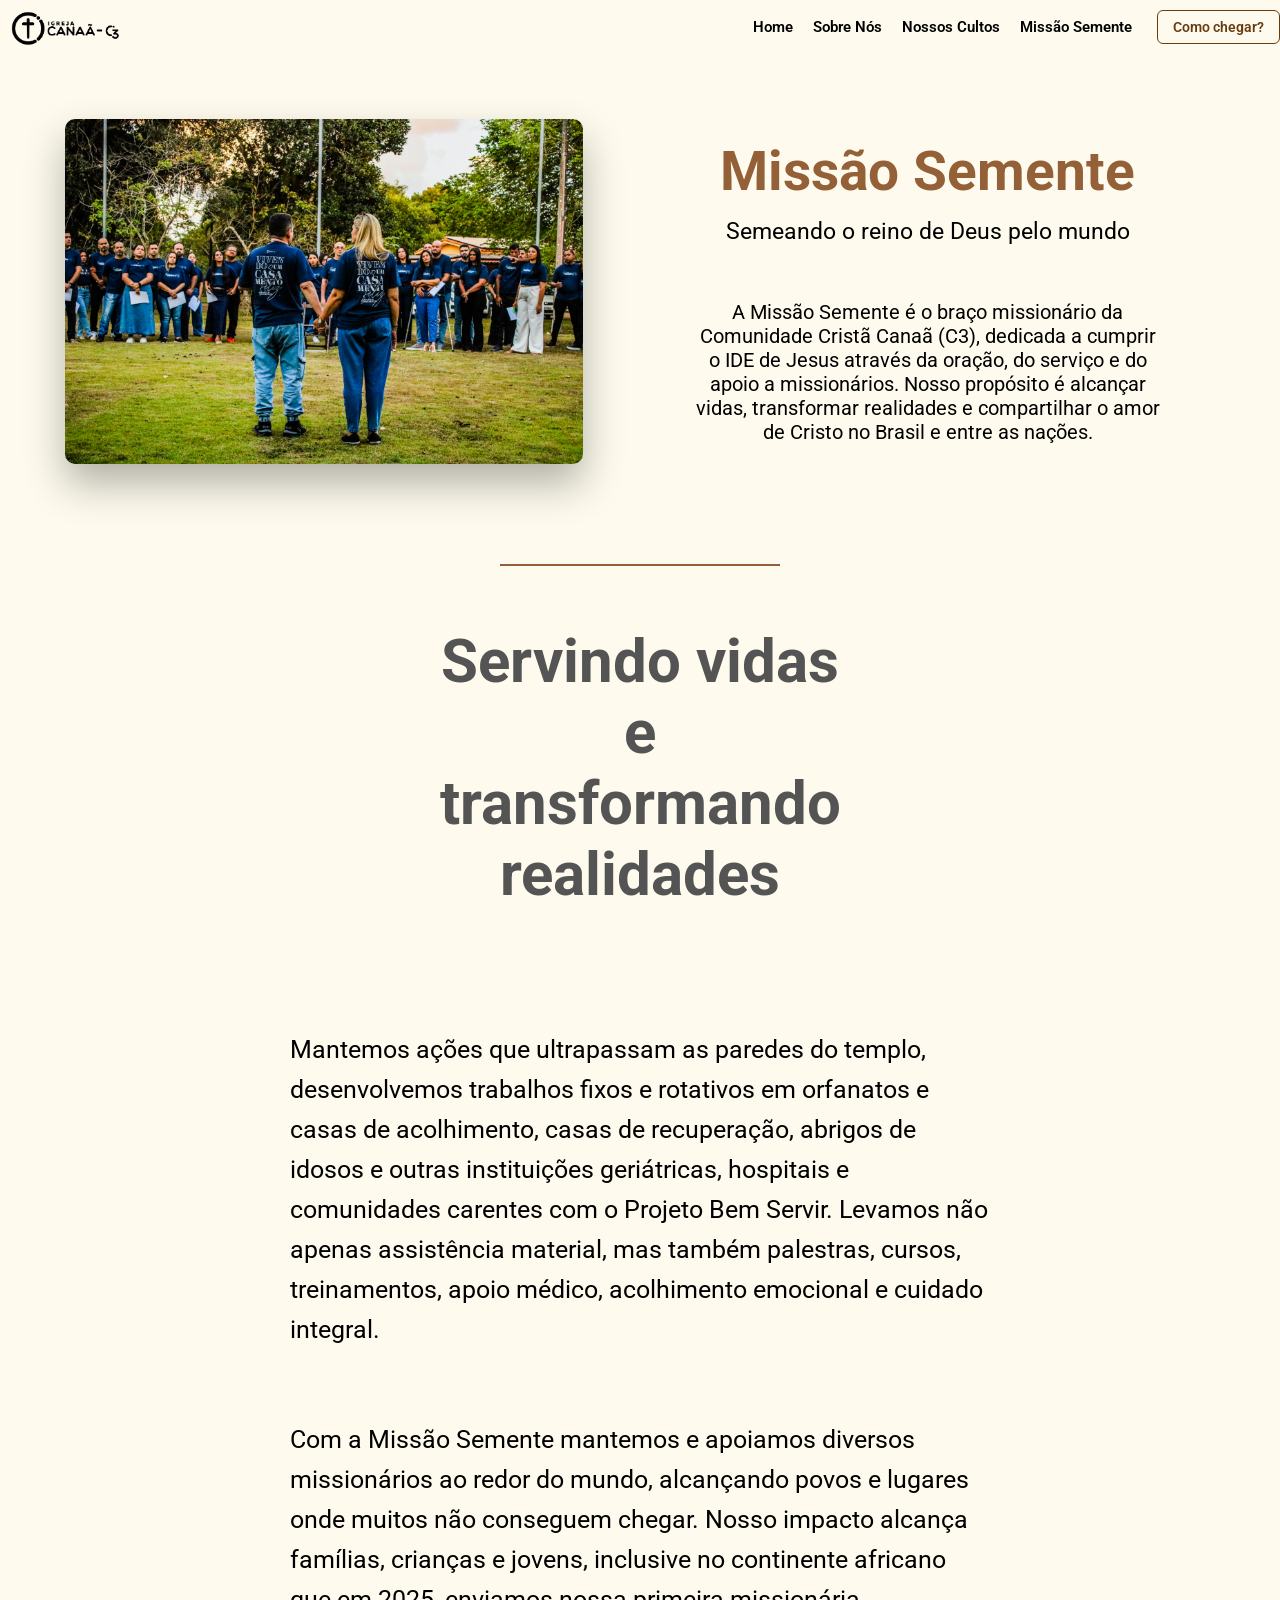
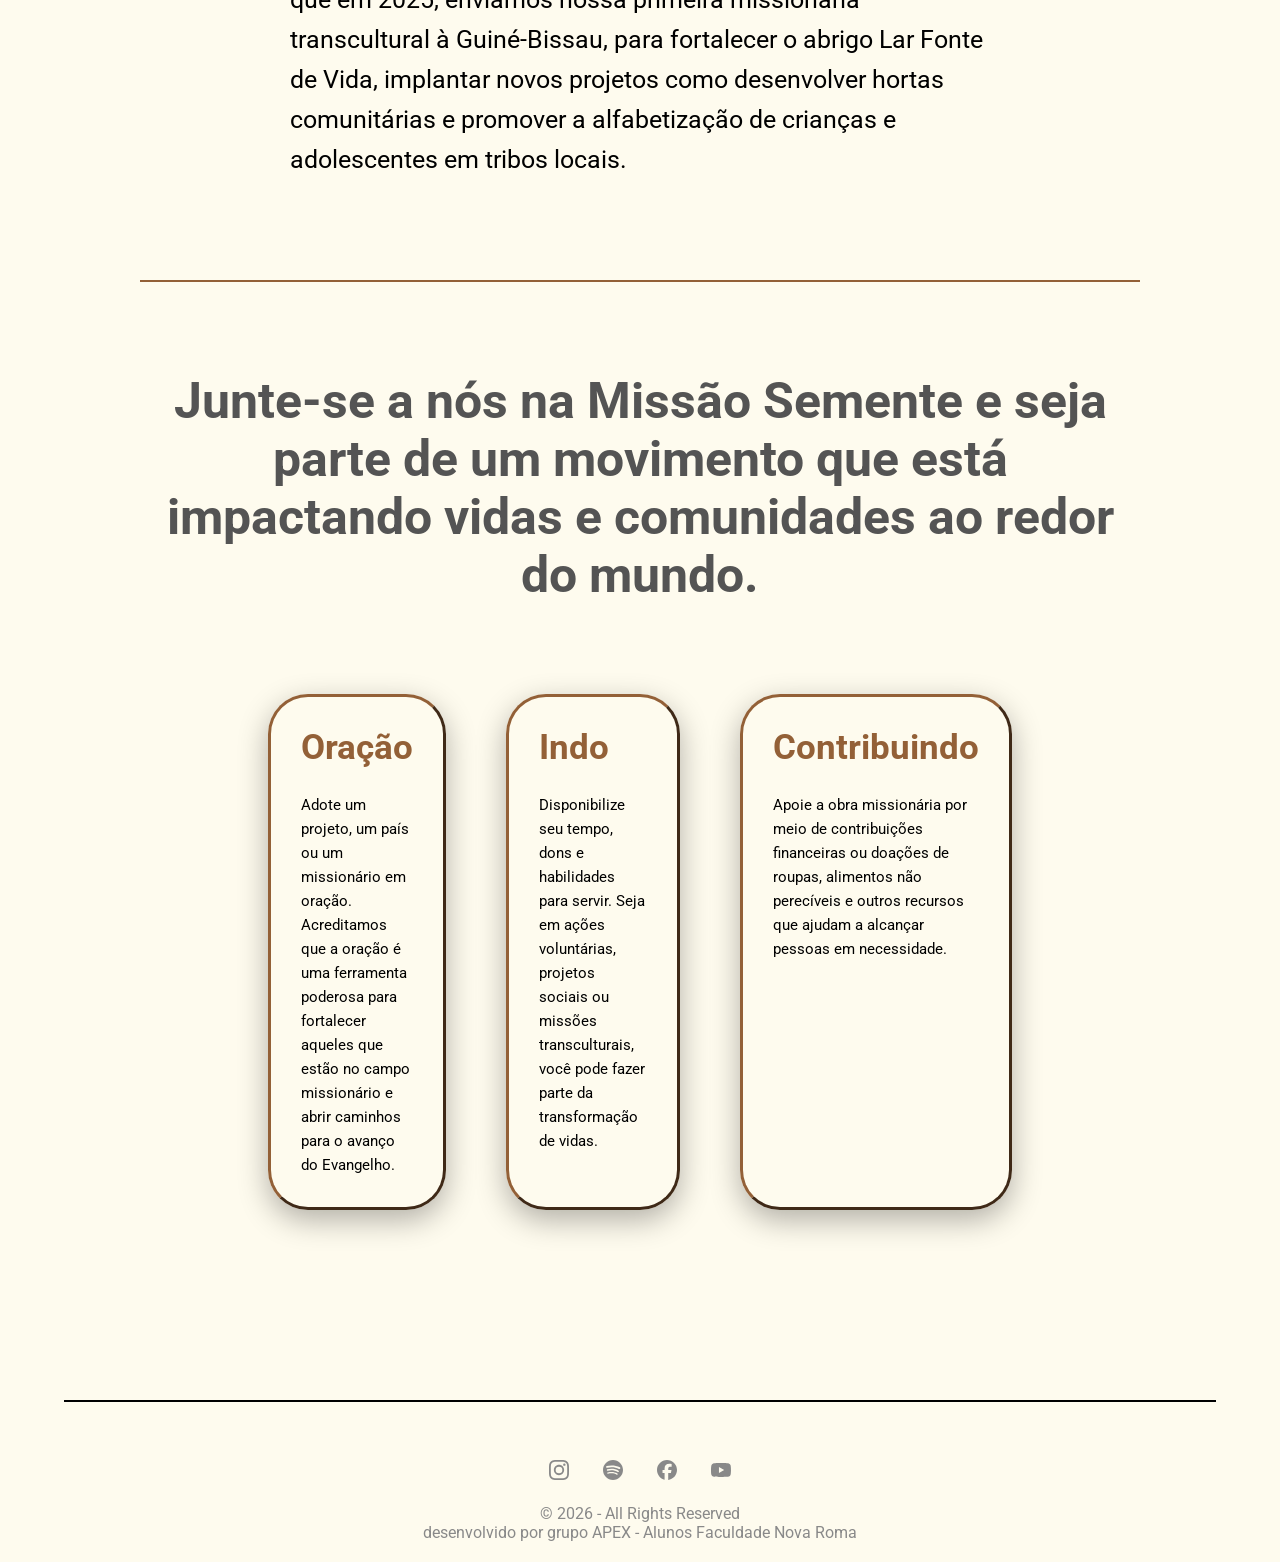
<file: pages/missaosemente.html>
<!DOCTYPE html>
<html lang="pt-br">

<head>
    <meta charset="UTF-8">
    <meta name="viewport" content="width=device-width, initial-scale=1.0">
    <title>Igreja Canaã C3 - Missão Semente</title>
    <link rel="stylesheet" href="../css/missaosemente.css">
    <meta
    name="description"
    content="Conheça nossa missão semente, um ministério dedicado ao evangelismo, discipulado, serviço ao próximo e transformação de vidas através do amor de Cristo."
    >

    <link rel="preconnect" href="https://fonts.googleapis.com">
    <link rel="preconnect" href="https://fonts.gstatic.com" crossorigin>
    <link
        href="https://fonts.googleapis.com/css2?family=Arvo:ital,wght@0,400;0,700;1,400;1,700&family=Bebas+Neue&family=Inter:ital,opsz,wght@0,14..32,100..900;1,14..32,100..900&family=Iosevka+Charon+Mono:ital,wght@0,300;0,400;0,500;0,700;1,300;1,400;1,500;1,700&family=Lemon&family=Lexend:wght@100..900&family=Limelight&family=Noto+Sans:ital,wght@0,100..900;1,100..900&family=Open+Sans:ital,wght@0,300..800;1,300..800&family=Parisienne&family=Poppins:ital,wght@0,100;0,200;0,300;0,400;0,500;0,600;0,700;0,800;0,900;1,100;1,200;1,300;1,400;1,500;1,600;1,700;1,800;1,900&family=Rajdhani:wght@300;400;500;600;700&family=Red+Hat+Display:ital,wght@0,300..900;1,300..900&family=Roboto:ital,wght@0,100..900;1,100..900&family=Sekuya&family=Ubuntu+Condensed&display=swap"
        rel="stylesheet">
    <link rel="preconnect" href="https://fonts.googleapis.com">
    <link rel="preconnect" href="https://fonts.gstatic.com" crossorigin>
    <link
        href="https://fonts.googleapis.com/css2?family=Arvo:ital,wght@0,400;0,700;1,400;1,700&family=Bebas+Neue&family=Inter:ital,opsz,wght@0,14..32,100..900;1,14..32,100..900&family=Iosevka+Charon+Mono:ital,wght@0,300;0,400;0,500;0,700;1,300;1,400;1,500;1,700&family=Lemon&family=Lexend:wght@100..900&family=Limelight&family=Noto+Sans:ital,wght@0,100..900;1,100..900&family=Open+Sans:ital,wght@0,300..800;1,300..800&family=Parisienne&family=Poppins:ital,wght@0,100;0,200;0,300;0,400;0,500;0,600;0,700;0,800;0,900;1,100;1,200;1,300;1,400;1,500;1,600;1,700;1,800;1,900&family=Rajdhani:wght@300;400;500;600;700&family=Red+Hat+Display:ital,wght@0,300..900;1,300..900&family=Roboto:ital,wght@0,100..900;1,100..900&family=Sekuya&family=Ubuntu+Condensed&display=swap"
        rel="stylesheet">
    <link rel="preconnect" href="https://fonts.googleapis.com">
    <link rel="preconnect" href="https://fonts.gstatic.com" crossorigin>
    <link
        href="https://fonts.googleapis.com/css2?family=Arvo:ital,wght@0,400;0,700;1,400;1,700&family=Bebas+Neue&family=Inter:ital,opsz,wght@0,14..32,100..900;1,14..32,100..900&family=Iosevka+Charon+Mono:ital,wght@0,300;0,400;0,500;0,700;1,300;1,400;1,500;1,700&family=Lemon&family=Lexend:wght@100..900&family=Limelight&family=Notable&family=Noto+Sans:ital,wght@0,100..900;1,100..900&family=Open+Sans:ital,wght@0,300..800;1,300..800&family=Parisienne&family=Poppins:ital,wght@0,100;0,200;0,300;0,400;0,500;0,600;0,700;0,800;0,900;1,100;1,200;1,300;1,400;1,500;1,600;1,700;1,800;1,900&family=Rajdhani:wght@300;400;500;600;700&family=Red+Hat+Display:ital,wght@0,300..900;1,300..900&family=Roboto:ital,wght@0,100..900;1,100..900&family=Sekuya&family=Ubuntu+Condensed&display=swap"
        rel="stylesheet">
    <link rel="preconnect" href="https://fonts.googleapis.com">
    <link rel="preconnect" href="https://fonts.gstatic.com" crossorigin>
    <link
        href="https://fonts.googleapis.com/css2?family=Arvo:ital,wght@0,400;0,700;1,400;1,700&family=Bebas+Neue&family=Inter:ital,opsz,wght@0,14..32,100..900;1,14..32,100..900&family=Iosevka+Charon+Mono:ital,wght@0,300;0,400;0,500;0,700;1,300;1,400;1,500;1,700&family=Lemon&family=Lexend:wght@100..900&family=Limelight&family=Notable&family=Noto+Sans:ital,wght@0,100..900;1,100..900&family=Open+Sans:ital,wght@0,300..800;1,300..800&family=Parisienne&family=Poppins:ital,wght@0,100;0,200;0,300;0,400;0,500;0,600;0,700;0,800;0,900;1,100;1,200;1,300;1,400;1,500;1,600;1,700;1,800;1,900&family=Rajdhani:wght@300;400;500;600;700&family=Red+Hat+Display:ital,wght@0,300..900;1,300..900&family=Roboto:ital,wght@0,100..900;1,100..900&family=Sekuya&family=Ubuntu+Condensed&display=swap"
        rel="stylesheet">
</head>

<body>

    <!-- MENU -->
    <nav class="menu">
            <img src="../img/Logo - Igreja Canaã-C3 (1).png" alt="Logo Igreja Canaã C3" width="130px" class="logo">

            <button class="menu-hamburguer">

                <svg xmlns="http://www.w3.org/2000/svg" fill="none" width="32" height="32" viewBox="0 0 24 24"
                    stroke-width="1.5" stroke="black">
                    <path stroke-linecap="round" stroke-linejoin="round"
                        d="M3.75 6.75h16.5M3.75 12h16.5m-16.5 5.25h16.5" />
                </svg>

            </button>
            <ul class="menu-list">
                <li><a href="../index.html">Home</a></li>
                <li><a href="../pages/sobrenos.html">Sobre Nós</a></li>
                <li><a href="../pages/cultos.html">Nossos Cultos</a></li>
                <li><a href="../pages/missaosemente.html">Missão Semente</a></li>
            </ul>   
            <a class="menu-btn" href="../pages/endereco.html">Como chegar?</a>
        </nav>
        <a class="menu-btn" href="endereco.html">Como chegar?</a>
    </nav>


    <!-- HERO -->
    <div class="hero">
        <img src="../img/missao.jpg" alt="Missão Semente" class="hero-image" height="450px">
        <div class="hero-text">
           <h1>Missão Semente</h1>
           <p class="hero-subtitle">Semeando o reino de Deus pelo mundo</p>
           <p class="hero-description">A Missão Semente é o braço missionário da Comunidade Cristã Canaã (C3), dedicada a cumprir o IDE de Jesus através da oração, do serviço e do apoio a missionários. Nosso propósito é alcançar vidas, transformar realidades e compartilhar o amor de Cristo no Brasil e entre as nações.</p>
        </div>
    </div>
   
    <div class="objetivo">
        <h1>Servindo vidas e transformando realidades</h1>
    </div>

    <div class="missao">
        <p class="p1">Mantemos ações que ultrapassam as paredes do templo, desenvolvemos trabalhos fixos e rotativos em orfanatos e casas de acolhimento, casas de recuperação, abrigos de idosos e outras instituições geriátricas, hospitais e comunidades carentes com o Projeto Bem Servir. Levamos não apenas assistência material, mas também palestras, cursos, treinamentos, apoio médico, acolhimento emocional e cuidado integral.</p>
        <p class="p2">Com a Missão Semente mantemos e apoiamos diversos missionários ao redor do mundo, alcançando povos e lugares onde muitos não conseguem chegar. Nosso impacto alcança famílias, crianças e jovens, inclusive no continente africano que em 2025, enviamos nossa primeira missionária transcultural à Guiné-Bissau, para fortalecer o abrigo Lar Fonte de Vida, implantar novos projetos como desenvolver hortas comunitárias e promover a alfabetização de crianças e adolescentes em tribos locais.</p>
    </div>
    

    <div class="conclusaot">
        <h1>Junte-se a nós na Missão Semente e seja parte de um movimento que está impactando vidas e comunidades ao redor do mundo.</h1>
    </div>
 
    <div class="ajude">
        <div class="formas-ajuda">
            <div class="formas">
                <h1>Oração</h1>                
                <p>Adote um projeto, um país ou um missionário em oração. Acreditamos que a oração é uma ferramenta poderosa para fortalecer aqueles que estão no campo missionário e abrir caminhos para o avanço do Evangelho.</p>                
            </div>

            <div class="formas">
                <h1>Indo</h1>
                <p>Disponibilize seu tempo, dons e habilidades para servir. Seja em ações voluntárias, projetos sociais ou missões transculturais, você pode fazer parte da transformação de vidas.</p>
            </div>

            <div class="formas">
                <h1>Contribuindo</h1>
                <p>Apoie a obra missionária por meio de contribuições financeiras ou doações de roupas, alimentos não perecíveis e outros recursos que ajudam a alcançar pessoas em necessidade.</p>
            </div>
        </div>   
    </div>
    
        <!-- FOOTER -->
    <div id="divisor-footer">
        <footer class="rodape">
            <div class="div-rodape">
                <a href="https://www.instagram.com/canaarecife/" target="_blank">
                    <svg role="img" viewBox="0 0 24 24" width="20" height="20" fill="#898989"
                        xmlns="http://www.w3.org/2000/svg">
                        <title>Instagram</title>
                        <path
                            d="M7.0301.084c-1.2768.0602-2.1487.264-2.911.5634-.7888.3075-1.4575.72-2.1228 1.3877-.6652.6677-1.075 1.3368-1.3802 2.127-.2954.7638-.4956 1.6365-.552 2.914-.0564 1.2775-.0689 1.6882-.0626 4.947.0062 3.2586.0206 3.6671.0825 4.9473.061 1.2765.264 2.1482.5635 2.9107.308.7889.72 1.4573 1.388 2.1228.6679.6655 1.3365 1.0743 2.1285 1.38.7632.295 1.6361.4961 2.9134.552 1.2773.056 1.6884.069 4.9462.0627 3.2578-.0062 3.668-.0207 4.9478-.0814 1.28-.0607 2.147-.2652 2.9098-.5633.7889-.3086 1.4578-.72 2.1228-1.3881.665-.6682 1.0745-1.3378 1.3795-2.1284.2957-.7632.4966-1.636.552-2.9124.056-1.2809.0692-1.6898.063-4.948-.0063-3.2583-.021-3.6668-.0817-4.9465-.0607-1.2797-.264-2.1487-.5633-2.9117-.3084-.7889-.72-1.4568-1.3876-2.1228C21.2982 1.33 20.628.9208 19.8378.6165 19.074.321 18.2017.1197 16.9244.0645 15.6471.0093 15.236-.005 11.977.0014 8.718.0076 8.31.0215 7.0301.0839m.1402 21.6932c-1.17-.0509-1.8053-.2453-2.2287-.408-.5606-.216-.96-.4771-1.3819-.895-.422-.4178-.6811-.8186-.9-1.378-.1644-.4234-.3624-1.058-.4171-2.228-.0595-1.2645-.072-1.6442-.079-4.848-.007-3.2037.0053-3.583.0607-4.848.05-1.169.2456-1.805.408-2.2282.216-.5613.4762-.96.895-1.3816.4188-.4217.8184-.6814 1.3783-.9003.423-.1651 1.0575-.3614 2.227-.4171 1.2655-.06 1.6447-.072 4.848-.079 3.2033-.007 3.5835.005 4.8495.0608 1.169.0508 1.8053.2445 2.228.408.5608.216.96.4754 1.3816.895.4217.4194.6816.8176.9005 1.3787.1653.4217.3617 1.056.4169 2.2263.0602 1.2655.0739 1.645.0796 4.848.0058 3.203-.0055 3.5834-.061 4.848-.051 1.17-.245 1.8055-.408 2.2294-.216.5604-.4763.96-.8954 1.3814-.419.4215-.8181.6811-1.3783.9-.4224.1649-1.0577.3617-2.2262.4174-1.2656.0595-1.6448.072-4.8493.079-3.2045.007-3.5825-.006-4.848-.0608M16.953 5.5864A1.44 1.44 0 1 0 18.39 4.144a1.44 1.44 0 0 0-1.437 1.4424M5.8385 12.012c.0067 3.4032 2.7706 6.1557 6.173 6.1493 3.4026-.0065 6.157-2.7701 6.1506-6.1733-.0065-3.4032-2.771-6.1565-6.174-6.1498-3.403.0067-6.156 2.771-6.1496 6.1738M8 12.0077a4 4 0 1 1 4.008 3.9921A3.9996 3.9996 0 0 1 8 12.0077" />
                    </svg>
                </a>

                <a href="https://open.spotify.com/show/4K4HyaKrXH6Cbzhch1NZMX" target="_blank">
                    <svg role="img" viewBox="0 0 24 24" width="20" height="20" fill="#898989"
                        xmlns="http://www.w3.org/2000/svg">
                        <title>Spotify</title>
                        <path
                            d="M12 0C5.4 0 0 5.4 0 12s5.4 12 12 12 12-5.4 12-12S18.66 0 12 0zm5.521 17.34c-.24.359-.66.48-1.021.24-2.82-1.74-6.36-2.101-10.561-1.141-.418.122-.779-.179-.899-.539-.12-.421.18-.78.54-.9 4.56-1.021 8.52-.6 11.64 1.32.42.18.479.659.301 1.02zm1.44-3.3c-.301.42-.841.6-1.262.3-3.239-1.98-8.159-2.58-11.939-1.38-.479.12-1.02-.12-1.14-.6-.12-.48.12-1.021.6-1.141C9.6 9.9 15 10.561 18.72 12.84c.361.181.54.78.241 1.2zm.12-3.36C15.24 8.4 8.82 8.16 5.16 9.301c-.6.179-1.2-.181-1.38-.721-.18-.601.18-1.2.72-1.381 4.26-1.26 11.28-1.02 15.721 1.621.539.3.719 1.02.419 1.56-.299.421-1.02.599-1.559.3z" />
                    </svg>
                </a>

                <a href="https://www.facebook.com/igrejacanaarecife/" target="_blank">
                    <svg role="img" viewBox="0 0 24 24" width="20" height="20" fill="#898989"
                        xmlns="http://www.w3.org/2000/svg">
                        <title>Facebook</title>
                        <path
                            d="M9.101 23.691v-7.98H6.627v-3.667h2.474v-1.58c0-4.085 1.848-5.978 5.858-5.978.401 0 .955.042 1.468.103a8.68 8.68 0 0 1 1.141.195v3.325a8.623 8.623 0 0 0-.653-.036 26.805 26.805 0 0 0-.733-.009c-.707 0-1.259.096-1.675.309a1.686 1.686 0 0 0-.679.622c-.258.42-.374.995-.374 1.752v1.297h3.919l-.386 2.103-.287 1.564h-3.246v8.245C19.396 23.238 24 18.179 24 12.044c0-6.627-5.373-12-12-12s-12 5.373-12 12c0 5.628 3.874 10.35 9.101 11.647Z" />
                    </svg>
                </a>
                <a href="https://www.youtube.com/@IgrejaCana%C3%A3C3/featured" target="_blank">
                    <svg role="img" viewBox="0 0 24 24" width="20" height="20" fill="#898989"
                        vxmlns="http://www.w3.org/2000/svg">
                        <title>YouTube</title>
                        <path
                            d="M23.498 6.186a3.016 3.016 0 0 0-2.122-2.136C19.505 3.545 12 3.545 12 3.545s-7.505 0-9.377.505A3.017 3.017 0 0 0 .502 6.186C0 8.07 0 12 0 12s0 3.93.502 5.814a3.016 3.016 0 0 0 2.122 2.136c1.871.505 9.376.505 9.376.505s7.505 0 9.377-.505a3.015 3.015 0 0 0 2.122-2.136C24 15.93 24 12 24 12s0-3.93-.502-5.814zM9.545 15.568V8.432L15.818 12l-6.273 3.568z" />
                    </svg>
                </a>
            </div>
            <div>
                <p>© 2026 - All Rights Reserved</p>
                <p>desenvolvido por grupo APEX - Alunos Faculdade Nova Roma</p>
            </div>

        </footer>
    </div>
    <script src="../js/menu.js"></script>
</body>
</html>
</file>
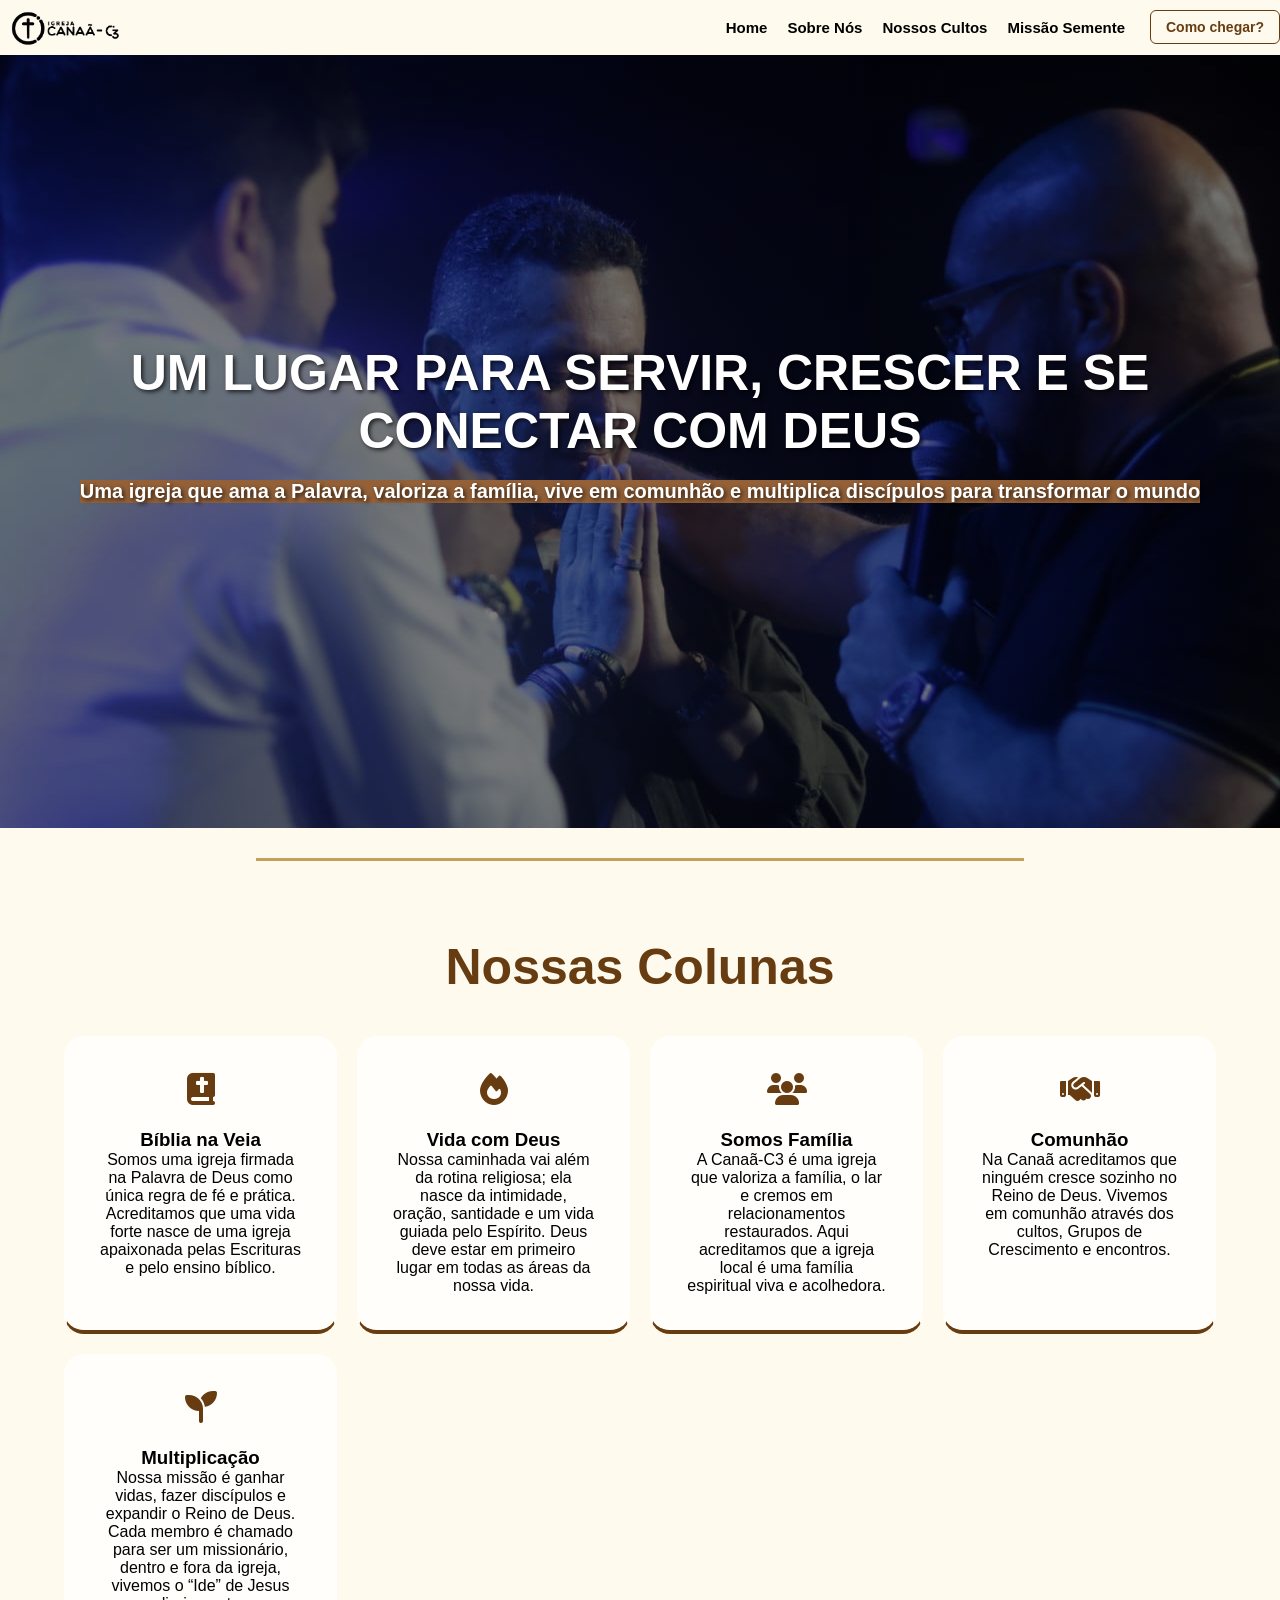
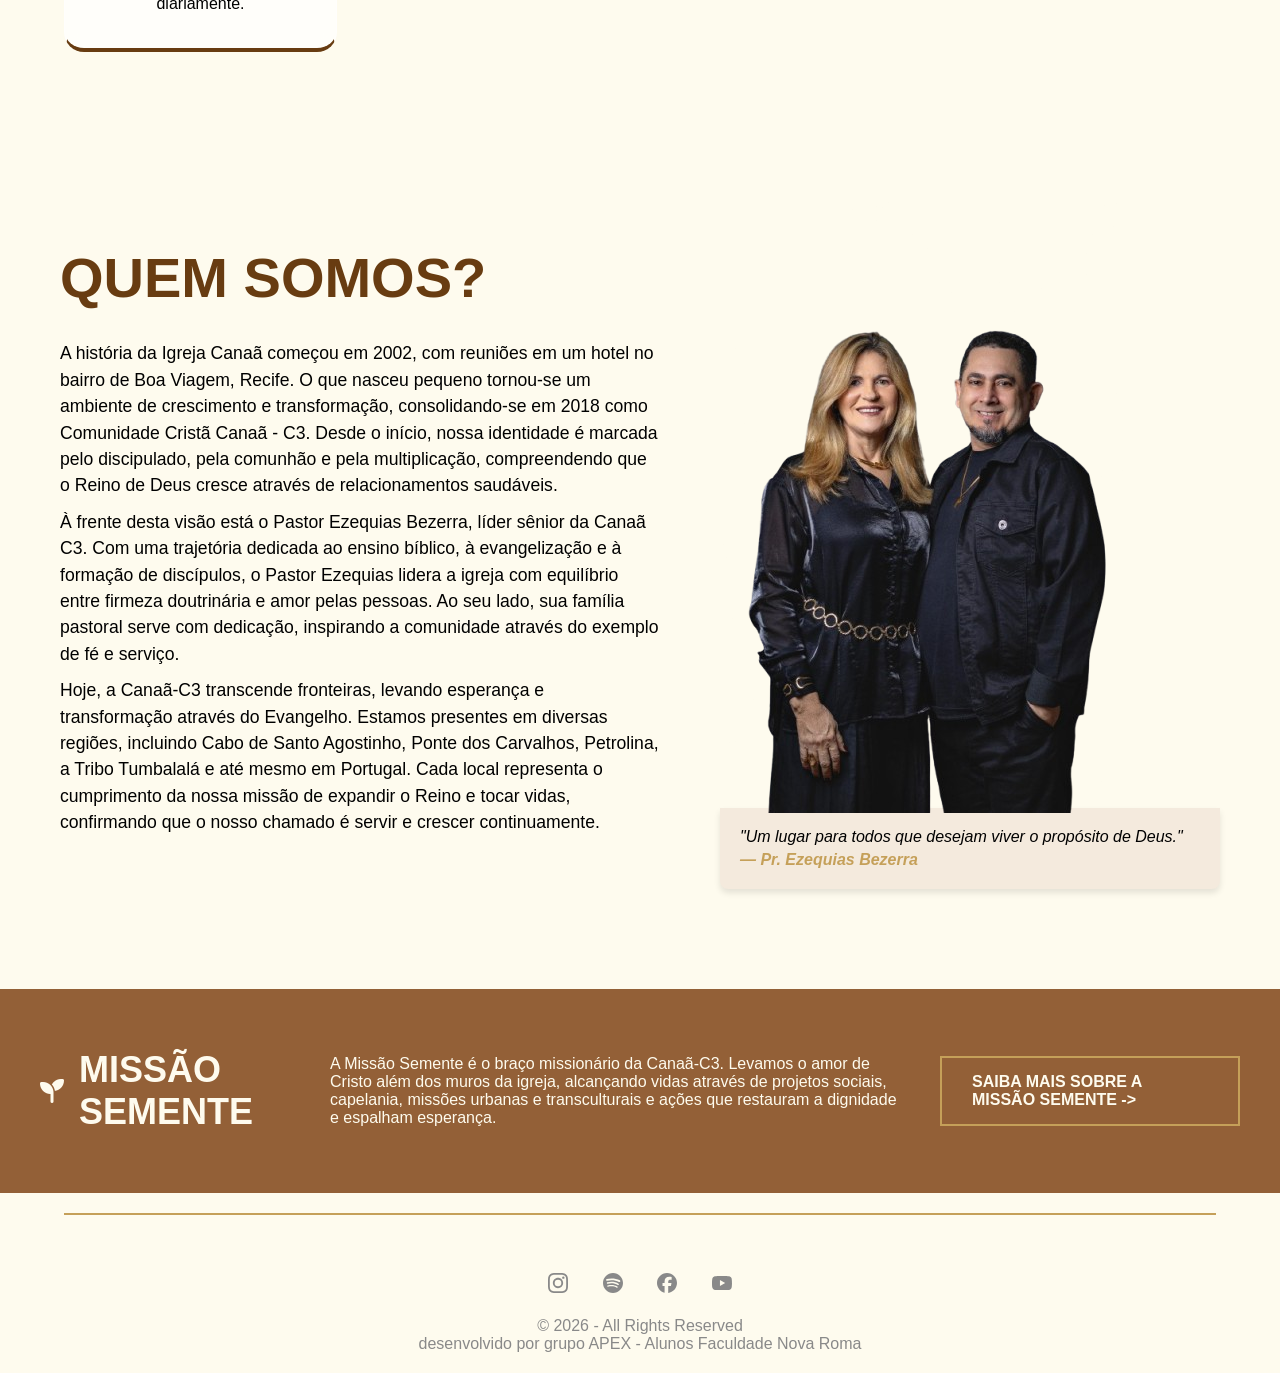
<file: pages/sobrenos.html>
<!DOCTYPE html>
<html lang="pt-br">

<head>
    <meta charset="UTF-8">
    <meta name="viewport" content="width=device-width, initial-scale=1.0">
    <title>Igreja Canaã C3- Sobre Nós</title>
    <link rel="stylesheet" href="../css/sobrenos.css">
    <meta
    name="description"
    content="Conheça a Igreja Canaã C3: uma comunidade que ama a Palavra, valoriza a família e transforma vidas através do discipulado e comunhão. Saiba quem somos!"
    >

     <link rel="preconnect" href="https://fonts.googleapis.com">
    <link rel="preconnect" href="https://fonts.gstatic.com" crossorigin>
        
<link rel="stylesheet" href="https://cdnjs.cloudflare.com/ajax/libs/font-awesome/6.4.0/css/all.min.css">

</head>

<body>
    <nav class="menu">
            <img src="../img/Logo - Igreja Canaã-C3 (1).png" alt="Logo Igreja Canaã C3" width="130px" class="logo">

            <button class="menu-hamburguer">

                <svg xmlns="http://www.w3.org/2000/svg" fill="none" width="32" height="32" viewBox="0 0 24 24"
                    stroke-width="1.5" stroke="black">
                    <path stroke-linecap="round" stroke-linejoin="round"
                        d="M3.75 6.75h16.5M3.75 12h16.5m-16.5 5.25h16.5" />
                </svg>

            </button>
            <ul class="menu-list">
                <li><a href="../index.html">Home</a></li>
                <li><a href="../pages/sobrenos.html">Sobre Nós</a></li>
                <li><a href="../pages/cultos.html">Nossos Cultos</a></li>
                <li><a href="../pages/missaosemente.html">Missão Semente</a></li>
            </ul>   
            <a class="menu-btn" href="../pages/endereco.html">Como chegar?</a>
        </nav>
        <a class="menu-btn" href="endereco.html">Como chegar?</a>
    </nav>

        <main>
        <section class="hero">
            <h1>UM LUGAR PARA SERVIR, CRESCER E SE CONECTAR COM DEUS</h1>
            <p>Uma igreja que ama a Palavra, valoriza a família, vive em comunhão e multiplica discípulos para transformar o mundo</p>
            
        </section>
         <div class="divisor"></div>

        <section class="nossas-colunas">
            <h2>Nossas Colunas</h2>

            <div class="cards-grid">

                <article class="coluna">
                    <div class="icone"><i class="fa-solid fa-book-bible"></i></div>
                    <h3>Bíblia na Veia</h3>
                    <p>Somos uma igreja firmada na Palavra de Deus como única regra de fé e prática. 
               Acreditamos que uma vida forte nasce de uma igreja apaixonada pelas Escrituras e pelo ensino bíblico.</p>
                </article>

                <article class="coluna">
                    <div class="icone"><i class="fa-solid fa-fire"></i></div>
                    <h3>Vida com Deus</h3>
                    <p>  Nossa caminhada vai além da rotina religiosa; ela nasce da intimidade, oração, santidade e um vida guiada pelo Espírito.
                 Deus deve estar em primeiro lugar em todas as áreas da nossa vida.</p>
                </article>

                <article class="coluna">
                    <div class="icone"><i class="fa-solid fa-users"></i></div>
                    <h3>Somos Família</h3>
                    <p>A Canaã-C3 é uma igreja que valoriza a família, o lar e cremos em relacionamentos restaurados. 
                Aqui acreditamos que a igreja local é uma família espiritual viva e acolhedora.</p>
                </article>

                <article class="coluna">
                    <div class="icone"><i class="fa-solid fa-handshake"></i></div>
                    <h3>Comunhão</h3>
                    <p>  Na Canaã acreditamos que ninguém cresce sozinho no Reino de Deus. 
                        Vivemos em comunhão através dos cultos, Grupos de Crescimento e encontros.</p>
                </article>

                <article class="coluna">
                    <div class="icone"><i class="fa-solid fa-seedling"></i></div>
                    <h3>Multiplicação</h3>
                    <p>  Nossa missão é ganhar vidas, fazer discípulos e expandir o Reino de Deus. 
                Cada membro é chamado para ser um missionário, dentro e fora da igreja, vivemos o “Ide” de Jesus diariamente.</p>
                </article>
                </div>
            </section>
                
<section class="quem-somos" id="quem-somos">
    <div class="container-wrapper">
            <div class="text-side">
                <h2 class="section-title">QUEM SOMOS?</h2>
                <p>A história da Igreja Canaã começou em 2002, com reuniões em um hotel no bairro de Boa Viagem, Recife. O que nasceu pequeno tornou-se um ambiente de crescimento e transformação, consolidando-se em 2018 como Comunidade Cristã Canaã - C3. 
                Desde o início, nossa identidade é marcada pelo discipulado, pela comunhão e pela multiplicação, compreendendo que o Reino de Deus cresce através de relacionamentos saudáveis.

<p>À frente desta visão está o Pastor Ezequias Bezerra, líder sênior da Canaã C3. Com uma trajetória dedicada ao ensino bíblico, à evangelização e à formação de discípulos, o Pastor Ezequias lidera a igreja com equilíbrio entre firmeza doutrinária e amor pelas pessoas. Ao seu lado, sua família pastoral serve com dedicação, inspirando a comunidade através do exemplo de fé e serviço. </p>

<p>Hoje, a Canaã-C3 transcende fronteiras, levando esperança e transformação através do Evangelho. Estamos presentes em diversas regiões, incluindo Cabo de Santo Agostinho, Ponte dos Carvalhos, Petrolina, a Tribo Tumbalalá e até mesmo em Portugal. Cada local representa o cumprimento da nossa missão de expandir o Reino e tocar vidas, confirmando que o nosso chamado é servir e crescer continuamente.</p>
                
            </div>

            <div class="image-side">
                    <img src="../img/pastores-semfundo.png" alt="foto dos pastores" loading="lazy">
                <blockquote class="quote-box">
                    <p>"Um lugar para todos que desejam viver o propósito de Deus."</p>
                    <cite>— Pr. Ezequias Bezerra</cite>
                </blockquote>
            </div>
        </div>
</section>
</main>
      
    <section class="missao-semente">
    <div class="container-missao">
        
        <div class="missao-header">
            <i class="fa-solid fa-seedling"></i>
            <h2>MISSÃO <span>SEMENTE</span></h2>
        </div>

        
        <div class="missao-texto">
            <p>A Missão Semente é o braço missionário da Canaã-C3. Levamos o amor de Cristo além dos muros da igreja, alcançando vidas através de projetos sociais, capelania, missões urbanas e transculturais e ações que restauram a dignidade e espalham esperança.</p>
        </div>

        
        <div class="missao-botao">
            <a href="../pages/missaosemente.html" class="btn-missao">
                SAIBA MAIS SOBRE A MISSÃO SEMENTE ->
            </a>
        </div>
    </div>
</section>
    

 <div id="divisor-footer">     
    </body>
        <footer class="rodape">
            <div class="div-rodape">
                <a href="https://www.instagram.com/canaarecife/" target="_blank">
                    <svg role="img" viewBox="0 0 24 24" width="20" height="20" fill="#898989"
                        xmlns="http://www.w3.org/2000/svg">
                        <title>Instagram</title>
                        <path
                            d="M7.0301.084c-1.2768.0602-2.1487.264-2.911.5634-.7888.3075-1.4575.72-2.1228 1.3877-.6652.6677-1.075 1.3368-1.3802 2.127-.2954.7638-.4956 1.6365-.552 2.914-.0564 1.2775-.0689 1.6882-.0626 4.947.0062 3.2586.0206 3.6671.0825 4.9473.061 1.2765.264 2.1482.5635 2.9107.308.7889.72 1.4573 1.388 2.1228.6679.6655 1.3365 1.0743 2.1285 1.38.7632.295 1.6361.4961 2.9134.552 1.2773.056 1.6884.069 4.9462.0627 3.2578-.0062 3.668-.0207 4.9478-.0814 1.28-.0607 2.147-.2652 2.9098-.5633.7889-.3086 1.4578-.72 2.1228-1.3881.665-.6682 1.0745-1.3378 1.3795-2.1284.2957-.7632.4966-1.636.552-2.9124.056-1.2809.0692-1.6898.063-4.948-.0063-3.2583-.021-3.6668-.0817-4.9465-.0607-1.2797-.264-2.1487-.5633-2.9117-.3084-.7889-.72-1.4568-1.3876-2.1228C21.2982 1.33 20.628.9208 19.8378.6165 19.074.321 18.2017.1197 16.9244.0645 15.6471.0093 15.236-.005 11.977.0014 8.718.0076 8.31.0215 7.0301.0839m.1402 21.6932c-1.17-.0509-1.8053-.2453-2.2287-.408-.5606-.216-.96-.4771-1.3819-.895-.422-.4178-.6811-.8186-.9-1.378-.1644-.4234-.3624-1.058-.4171-2.228-.0595-1.2645-.072-1.6442-.079-4.848-.007-3.2037.0053-3.583.0607-4.848.05-1.169.2456-1.805.408-2.2282.216-.5613.4762-.96.895-1.3816.4188-.4217.8184-.6814 1.3783-.9003.423-.1651 1.0575-.3614 2.227-.4171 1.2655-.06 1.6447-.072 4.848-.079 3.2033-.007 3.5835.005 4.8495.0608 1.169.0508 1.8053.2445 2.228.408.5608.216.96.4754 1.3816.895.4217.4194.6816.8176.9005 1.3787.1653.4217.3617 1.056.4169 2.2263.0602 1.2655.0739 1.645.0796 4.848.0058 3.203-.0055 3.5834-.061 4.848-.051 1.17-.245 1.8055-.408 2.2294-.216.5604-.4763.96-.8954 1.3814-.419.4215-.8181.6811-1.3783.9-.4224.1649-1.0577.3617-2.2262.4174-1.2656.0595-1.6448.072-4.8493.079-3.2045.007-3.5825-.006-4.848-.0608M16.953 5.5864A1.44 1.44 0 1 0 18.39 4.144a1.44 1.44 0 0 0-1.437 1.4424M5.8385 12.012c.0067 3.4032 2.7706 6.1557 6.173 6.1493 3.4026-.0065 6.157-2.7701 6.1506-6.1733-.0065-3.4032-2.771-6.1565-6.174-6.1498-3.403.0067-6.156 2.771-6.1496 6.1738M8 12.0077a4 4 0 1 1 4.008 3.9921A3.9996 3.9996 0 0 1 8 12.0077" />
                    </svg>
                </a>

                <a href="https://open.spotify.com/show/4K4HyaKrXH6Cbzhch1NZMX" target="_blank">
                    <svg role="img" viewBox="0 0 24 24" width="20" height="20" fill="#898989"
                        xmlns="http://www.w3.org/2000/svg">
                        <title>Spotify</title>
                        <path
                            d="M12 0C5.4 0 0 5.4 0 12s5.4 12 12 12 12-5.4 12-12S18.66 0 12 0zm5.521 17.34c-.24.359-.66.48-1.021.24-2.82-1.74-6.36-2.101-10.561-1.141-.418.122-.779-.179-.899-.539-.12-.421.18-.78.54-.9 4.56-1.021 8.52-.6 11.64 1.32.42.18.479.659.301 1.02zm1.44-3.3c-.301.42-.841.6-1.262.3-3.239-1.98-8.159-2.58-11.939-1.38-.479.12-1.02-.12-1.14-.6-.12-.48.12-1.021.6-1.141C9.6 9.9 15 10.561 18.72 12.84c.361.181.54.78.241 1.2zm.12-3.36C15.24 8.4 8.82 8.16 5.16 9.301c-.6.179-1.2-.181-1.38-.721-.18-.601.18-1.2.72-1.381 4.26-1.26 11.28-1.02 15.721 1.621.539.3.719 1.02.419 1.56-.299.421-1.02.599-1.559.3z" />
                    </svg>
                </a>

                <a href="https://www.facebook.com/igrejacanaarecife/" target="_blank">
                    <svg role="img" viewBox="0 0 24 24" width="20" height="20" fill="#898989"
                        xmlns="http://www.w3.org/2000/svg">
                        <title>Facebook</title>
                        <path
                            d="M9.101 23.691v-7.98H6.627v-3.667h2.474v-1.58c0-4.085 1.848-5.978 5.858-5.978.401 0 .955.042 1.468.103a8.68 8.68 0 0 1 1.141.195v3.325a8.623 8.623 0 0 0-.653-.036 26.805 26.805 0 0 0-.733-.009c-.707 0-1.259.096-1.675.309a1.686 1.686 0 0 0-.679.622c-.258.42-.374.995-.374 1.752v1.297h3.919l-.386 2.103-.287 1.564h-3.246v8.245C19.396 23.238 24 18.179 24 12.044c0-6.627-5.373-12-12-12s-12 5.373-12 12c0 5.628 3.874 10.35 9.101 11.647Z" />
                    </svg>
                </a>
                <a href="https://www.youtube.com/@IgrejaCana%C3%A3C3/featured" target="_blank">
                    <svg role="img" viewBox="0 0 24 24" width="20" height="20" fill="#898989"
                        xmlns="http://www.w3.org/2000/svg">
                        <title>YouTube</title>
                        <path
                            d="M23.498 6.186a3.016 3.016 0 0 0-2.122-2.136C19.505 3.545 12 3.545 12 3.545s-7.505 0-9.377.505A3.017 3.017 0 0 0 .502 6.186C0 8.07 0 12 0 12s0 3.93.502 5.814a3.016 3.016 0 0 0 2.122 2.136c1.871.505 9.376.505 9.376.505s7.505 0 9.377-.505a3.015 3.015 0 0 0 2.122-2.136C24 15.93 24 12 24 12s0-3.93-.502-5.814zM9.545 15.568V8.432L15.818 12l-6.273 3.568z" />
                    </svg>
                </a>
            </div>
            <div>
                <p>© 2026 - All Rights Reserved</p>
                <p>desenvolvido por grupo APEX - Alunos Faculdade Nova Roma </p>
            </div>

        </footer>
    </div>

    
    <script src="../js/menu.js"></script>
</file>
<file: css/index.css>
:root{
    --light-gray: #898989;
    --dark-gray: #545454;
    --dark-brown: #683c11;
    --light-brown: #936037;
    --text-color: black;
    --background-color: #fefbee;
}
*{
    font-family: roboto, sans-serif, Arial, Helvetica, sans-serif;
    margin: 0;
    padding: 0;
    box-sizing: border-box;
}
body{
    background-color: var(--background-color);
    color: var(--text-color);
}

.span{
    color: var(--dark-brown);
}

img{
    max-width: 100%;
    display: block;
}


/*menu de navegação*/
.menu-hamburguer{
    display: none;
    
}
.menu{
    background-color: var(--background-color);
    display: flex;
    justify-content: space-between;
    align-items: center;
    font-weight: 600;
    font-size: 15px;
    position: fixed;
    width: 100%;
}

.menu-list{
    color: var(--text-color);
    list-style: none;
    display: flex;
    gap: 20px;
    margin-left: auto;
    padding-right: 25px;
    cursor: pointer;
}
.menu-list a{
    text-decoration: none;
    color: var(--text-color);
}

.menu-list a:hover{
    color: var(--dark-brown);
}

.menu-btn{
    text-decoration: none;
    border: 1px solid var(--dark-brown); 
    color: var(--dark-brown); 
    background-color: var(--background-color);
    padding: 8px 15px;
    border-radius: 6px;
    text-decoration: none;
    font-size: 14px;
}

.menu-btn:hover{
    border: 2px solid var(--dark-brown);
}


/*style do hero*/
.hero{
    background-image: url(../img/hero-image.png);
    background-position: fixed;
    background-size: cover;
    min-height: 90vh;
    padding: 120px 20px;
    display: flex;
    flex-direction: column;
    justify-content: center;
    align-items: center;
    gap: 20px;
    color: white;
}

.hero h1{
    font-family: notable, roboto;
    font-size: 65px;

}

.hero p{
    font-size: 35px;
    font-weight: 400;

}   

.btn-container{
    display: flex;
    flex-direction: row;
    gap: 20px;
}

.btn-hero{
    background-color: transparent;
    padding: 4px 16px;
    border-radius: 8px;
    border: none;
    font-weight: bolder;
    font-size: 20px;
    text-decoration: none;
    color: white;
    text-align: center;
    display: flex;
    justify-content: center;
    align-items: center;
}

.btn-hero:hover{
    transform: scale(1.05);
    transition: 0.1s;
    cursor: pointer;
}
.btn-youtube{
    display: flex;
    align-items: center;
    
}
.btn-youtube a{
    display: flex;
    align-items: center;
    padding: 10px 15px;
    font-weight: bolder;
    font-size: 20px;
    text-decoration: none;
    color: white;
}
.btn-youtube a:hover{
    transform: scale(1.05);
    transition: 0.1s;
    cursor: pointer;

}
.divisor{
    text-align: center;
    color: var(--light-brown);
    padding-top: 30px;
}
.divisor::before {
    content: "";
    position: absolute;
    left: 50%;
    transform:translateX(-50%);
    width: 60%;
    height: 2.5px;
    background-color: var(--dark-brown);
}
#versiculo{
    text-align: center;
    font-size: 30px;
    margin:10px 60px;
    margin-top: 40px;
    margin-bottom: 100px;
    font-weight: 300;
    font-style: italic;
}

/*style da seção de informações*/
.container{
    color: black;
    box-shadow: 0 10px 30px rgba(0,0,0,0.3);   
    margin: 60px;
    margin-top: 20px;
    border-radius: 8px;
    display: flex;
    align-items: center;
    justify-content: center;
    gap: 40px;
    height: 200px;
}

.container img{
    width: 250px;
    height: 150px;
    border-radius: 8px;
    margin-left: 40px;
}   

#container-quemsomos{
    text-align: center;
    display: flex;
    flex-direction: column;
    align-items: center;
    gap: 40px;
    }
#container-quemsomos h2{
    font-size: 30px;
}
#container-quemsomos p{
    font-size: 18px;
   
}

.btn-saibamais{
    text-decoration: none;
    color: var(--dark-brown);
    background-color: var(--background-color);
    border: 2px solid var(--dark-brown);
    padding: 10px 15px;
    border-radius: 8px;
    font-weight: bold;
    font-size: 16px;
    width: 150px;
    display: flex;
    justify-content: center;
    align-items: center;
    
}

.btn-saibamais:hover{
    transform: translateY(-2px);
    transition: 0.1s;
    cursor: pointer;
}

#container-cultos{
   text-align: center;
    display: flex;
    flex-direction: column;
    align-items: center;
    gap: 40px;
    padding-left: 100px;
}

#container-cultos h2{
    font-size: 30px;
}

#container-cultos p{
    font-size: 18px;
}

#container-missao{
    text-align: center;
    display: flex;
    flex-direction: column;
    align-items: center;
    gap: 40px;

}

#container-missao h2{
    font-size: 30px;
}

#container-missao p{
    font-size: 18px;

}



/*style do endereço*/
#endereco{
    margin-top: 35px;
    display: flex;
    justify-content: center;
    gap: 100px;
    margin-bottom: 50px;
    
}
#endereco h2{
    font-size: 40px;
}
#endereco p{
    font-size: 20px;
}
#div-endereco{
    display: flex;
    flex-direction: column;
    gap: 20px;
    justify-content: center;
    align-items: center;
}

#div-endereço span{
    color: var(--dark-brown);
}
.mapa{
    width: 100%;
    max-width: 600px;
}


/*style sessão App*/
.app{
    margin-top: 35px;
    display: flex;
    flex-direction: row;
    justify-content: center;
    gap: 150px;
}
.div-app{
    display: flex;
    flex-direction: column;
    gap: 20px;
    justify-content: center;
    align-items: center;
}

.div-app h2{
    font-size: 40px;
}
.divisor p{
    font-size: 20px;
}
.div-app img{
    width: 130px;
    height: 35px;
}
#div-badges{
    display: flex;
    flex-direction: row;
    gap: 15px;
}

.img-app:hover{
    transition: 0.3s;
    transform: scale(1.03);
}

/*styles da sessão redes sociais*/
.section-redessociais h2{
    font-size: 30px;
    margin-bottom: 20px;
}

.section-redessociais{
    margin-top: 30px;
    
}
.container-redessociais{
    display: flex;
    flex-direction: row;
    justify-content: center;
    margin-top: 30px;
    gap: 60px;
   
}


.container.rede{
    text-decoration: none;
}

.container-rede:hover{
    transform: scale(1.05);
}
/*style do footer*/
#divisor-footer{
    text-align: center;
    color: var(--light-gray);
    padding-top: 20px;
}

#divisor-footer::before {
    content: "";
    position: absolute;
    left: 50%;
    transform:translateX(-50%);
    width: 90%;
    height: 1.5px;
    background-color: var(--text-color);

}
.rodape{
    display: flex;
    justify-content: center;
    gap: 60px;
    margin-top: 60px;
    margin-bottom: 20px;
}

/*responsividade MEDIA QUERY*/

@media (max-width: 768px){

.logo{
    width:100px;
}
.menu{
    align-items: center;
    padding: 20px;
    gap: 20px;
}

.menu-hamburguer{
    display: block;
    background-color: var(--background-color);
    border: none;

}
.menu-list.active{
    display: flex;
}

.menu-list { 
    display: none; 
    flex-direction: column; 
    position: absolute; 
    top: 100%; 
    left: 0; 
    width: 100%; 
    background: var(--background-color); 
    padding: 20px; 
    text-align: center; 
}

.menu-btn{
    display: none;
}
 .divisor::before{
    display: none;
 }
 
.hero{
    text-align: center;
    padding: 140px 20px;
   
}
.hero h1{
    font-family: roboto, open-sans, sans-serif, Arial, Helvetica, sans-serif;
}


.btn-container{
    flex-direction: row;
    justify-content: center;
    width: 100%;
}
#container-cultos{
  padding: 0 20px;
}

.container,
.cultos,
.app,
#endereco,
.section-redessociais{
    flex-direction: column;
    height: auto;
    text-align: center;
    gap: 30px;
    padding: 30px 20px;
}
.img-app{
    display:none;
}

.container img{ 
    display: none;
}
.mapa{
    width: 100%;
    max-width: 600px;
    height: 300px;
}

#div-badges{
    flex-wrap: wrap;
    justify-content: center;
}
.app{
    display: flex;
    justify-content: center;
    align-items: center;
}

.container-redessociais{
    gap:35px;
}
.rodape{
    flex-direction: column;
    gap: 10px;
}
}
</file>
<file: css/cultos.css>
:root{
    --light-gray: #898989;
    --dark-gray: #545454;
    --dark-brown: #683c11;
    --light-brown: #936037;
    --text-color: black;
    --background-color: #fefbee;
}
*{
    font-family: roboto, open-sans, sans-serif, Arial, Helvetica, sans-serif;
     margin: 0;
    padding: 0;
    box-sizing: border-box;
}
body{
    background-color:var(--background-color);
    color: var(--text-color);
    font-family: roboto, open-sans, sans-serif;
}
.span{
    color: var(--dark-brown);
}

/*style menu de navegação*/
.menu-hamburguer{
    display: none;
}

.menu{
    background-color: var(--background-color);
    display: flex;
    justify-content: space-between;
    align-items: center;
    font-weight: 600;
    font-size: 15px;
    position: fixed;
    width: 100%;
}

.menu-list{
    color: var(--text-color);
    list-style: none;
    display: flex;
    gap: 20px;
    margin-left: auto;
    padding-right: 25px;
    cursor: pointer;
    
}

.menu-list a{
    text-decoration: none;
    color: var(--text-color);
}

.menu-list a:hover{
    cursor: pointer;
    color: var(--dark-brown);
}
.menu-btn{
    text-decoration: none;
    background-color:var(--background-color);
    color: var(--dark-brown);
    border: 1px solid var(--dark-brown);
    padding: 8px 15px;
    border-radius: 6px;
    font-weight: bold;
    font-size: 14px;
}

.menu-btn:hover{
    border: 2px solid  var(--dark-brown);
    transition: 0.1s;
    cursor: pointer;
}

/*section hero*/
.hero-section{
    display: flex;
    justify-content: space-between;
    align-items: center;
    gap: 15px;
    padding: 100px 40px 20px;
}


.hero-title{
    display: flex;
    flex-direction: column;
    gap: 20px;

}
.hero-title h1{
    color: var(--light-brown);
    font-size: 25px;
    font-weight: bold;
}

.hero-title h2{
    color: var(--dark-brown);
    font-size: 45px;
}

.hero-title p{
    color: var(--light-brown);
    font-size: 22px;

}

.btn-cultos{
    text-decoration: none;
    background-color: var(--dark-brown);
    color: white;
    border: 1px solid var(--dark-brown);
    padding: 8px 15px;
    width: 300px;
    border-radius: 6px;
    font-weight: bold;
    font-size: 14px;
}

.btn-cultos:hover{
    transform: scale(1.05);
    transition: 0.2s;
    cursor: pointer;
}

.hero-image{
    border-radius: 10px;
    box-shadow: 0 20px 40px rgba(0,0,0,0.3);
}




/*style cultos*/
.versiculo{
    text-align: center;
    padding: 50px 10px;
    font-size: 25px;
    color: var(--light-brown);
    font-weight: 600;
    font-style: italic;
    width: 350px;
}

.container-cultos{
    color: var(--text-color);
    box-shadow: 0 10px 30px rgba(0,0,0,0.3);   
    margin: 15px;
    border-radius: 8px;
    display: flex;
    flex-direction: column;
    align-items: center;
    justify-content: center;
    gap: 40px;
    height: 280px;
    width: 230px;

}

.container-cultos h3{
    color: var(--light-brown);
    font-size: 22px;
    
}

.container-cultos p{
    font-size: 16px;
    font-weight: 500;
}

.cultos-section{
    display: flex;
    flex-direction: row;
    justify-content: center;
    align-items: center;
    gap: 50px;
}

.title-section{
    padding-top: 80px;
    padding-bottom: 20px;
    text-align: center;
    font-size: 36px;
    color: var(--dark-brown);
}

/*section cultos online*/
.online-section{
    display: flex;
    flex-direction: row;
    justify-content: center;
    align-items: center;
    gap: 30px;
    padding-top: 80px;
}
.online-title{
    display: flex;
    flex-direction: column;
    justify-content: center;
    align-items: center;
    gap: 25px;
}
.online-title h3{
    font-size: 35px;
    color: var(--dark-brown);
}

.online-title p{
    font-size: 20px;
    color: var(--light-brown);
}

.online-title a{
    text-decoration: none;
    background-color: var(--background-color);
    color: var(--dark-brown);
    border: 1px solid var(--dark-brown);
    padding: 8px 15px;
    border-radius: 6px;
    font-weight: bold;
    font-size: 14px;
}
.online-title a:hover{
    transform: scale(1.05);
    transition: 0.2s;
    cursor: pointer;
}
/*style rodapé*/

#divisor-footer{
    text-align: center;
    color: var(--light-gray);
    padding-top: 20px;
}

#divisor-footer::before {
    content: "";
    position: absolute;
    left: 50%;
    transform:translateX(-50%);
    width: 90%;
    height: 1.5px;
    background-color: var(--text-color);

}
.rodape{
    display: flex;
    flex-direction: column;
    justify-content: center;
    gap: 20px;
    margin-top: 60px;
    margin-bottom: 20px;
   
}

.div-rodape a{
    text-decoration: none;
    padding: 15px;
    

}

/*responsividade MEDIA QUERY*/

@media (max-width: 768px){

.logo{
    width:100px;
}

.menu{
    align-items: center;
    padding: 20px;
    gap: 20px;
}

.menu-hamburguer{
    display: block;
    background-color: var(--background-color);
    border: none;

}


.menu-list.active{
    display: flex;
}

.menu-list { 
    display: none; 
    flex-direction: column; 
    position: absolute; 
    top: 100%; 
    left: 0; 
    width: 100%; 
    background: var(--background-color); 
    padding: 20px; 
    text-align: center; 
}

.menu-btn{
    display: none;
}
.btn-cultos{
    width: 200px;
}
.hero-image{
    display: none;
}

.hero-title h2{
    font-size: 30px;
}
.cultos-section{
    display: flex;
    flex-direction: column;
    justify-content: center;
    align-items: center;
}

.container-cultos{
    width: 100%;
    height: auto;
    text-align: center;
    gap: 20px;
    width: 90%;
    height: 90%;
}

.online-title{
    margin: 10px;
    text-align: center;
}

.online-section{
    flex-direction:column-reverse;
    gap: 30px;

}

.online-section iframe{
    height: 250px;
    width: 80%;

}
.rodape{
    flex-direction: column;
    gap: 10px;
}
}
</file>
<file: css/endereco.css>
:root{
    --light-gray: #898989;
    --dark-gray: #545454;
    --dark-brown: #683c11;
    --light-brown: #936037;
    --text-color: black;
    --background-color: #fefbee;
}
*{
    font-family: roboto, open-sans, sans-serif, Arial, Helvetica, sans-serif;
    margin: 0;
    padding: 0;
    box-sizing: border-box;
}
body{
    background-color:var(--background-color);
    color: var(--text-color);
}
main h1{
    padding-top: 70px;
    color: var(--light-brown);
}

/*style menu de navegação*/
.menu-hamburguer{
    display: none;
}

.menu{
    background-color: var(--background-color);
    display: flex;
    justify-content: space-between;
    align-items: center;
    font-weight: 600;
    font-size: 15px;
    position: fixed;
    width: 100%;
}

.menu-list{
    color: var(--text-color);
    list-style: none;
    display: flex;
    gap: 20px;
    margin-left: auto;
    padding-right: 25px;
    cursor: pointer;
    
}

.menu-list a{
    text-decoration: none;
    color: var(--text-color);
}

.menu-list a:hover{
    cursor: pointer;
    color: var(--dark-brown);
}
.menu-btn{
    text-decoration: none;
    background-color:var(--background-color);
    color: var(--dark-brown);
    border: 1px solid var(--dark-brown);
    padding: 8px 15px;
    border-radius: 6px;
    font-weight: bold;
    font-size: 14px;
}

.menu-btn:hover{
    border: 2px solid  var(--dark-brown);
    transition: 0.1s;
    cursor: pointer;
}

/*style main*/
.span-titulo{
    color: #683c11;
}

.divisor{
    text-align: center;
    color: white;
    padding-top: 80px;
}
.divisor::before {
    content: "";
    position: absolute;
    left: 50%;
    transform:translateX(-50%);
    width: 60%;
    height: 2.5px;
    background-color: var(--dark-brown);
}

#titulo-principal{
    text-align: center;
}

#container-endereco{
    display: flexbox;
    flex-direction: column;
    align-items: center;
    justify-content: center;
    padding-top: 50px;
    margin: 50px;

    
}

.endereco{
    display: flex;
    justify-content: space-between;
    align-items: center;
    gap: 50px;
    padding: 50px;

}
.endereco iframe{
    border: 1px solid;
    border-radius: 8px;
    width: 100%;
    max-width: 600px;
}

.titulos-endereco{
    color: var(--light-brown);
   display: flex;
   flex-direction: column;
   justify-content: center;
   gap: 50px;

}  

.titulos-endereco h2{
    text-align: center;
    font-size: 25px;
}

.titulos-endereco p{
    text-align: center;
    font-size: 18px;

}

/*style rodapé*/

#divisor-footer{
    text-align: center;
    color: var(--light-gray);
    padding-top: 20px;
}

#divisor-footer::before {
    content: "";
    position: absolute;
    left: 50%;
    transform:translateX(-50%);
    width: 90%;
    height: 1.5px;
    background-color: var(--text-color);

}
.rodape{
    display: flex;
    flex-direction: column;
    justify-content: center;
    gap: 20px;
    margin-top: 60px;
    margin-bottom: 20px;
   
}

.div-rodape a{
    text-decoration: none;
    padding: 15px;
    

}


/*style responsividade media query*/

@media (max-width: 768px){
    
.logo{
    width:100px;
}

    .menu{
    align-items: center;
    padding: 20px;
    gap: 20px;
}

.menu-hamburguer{
    display: block;
    background-color: var(--background-color);
    border: none;

}
.menu-list.active{
    display: flex;
}
.menu-list { 
    display: none; 
    flex-direction: column; 
    position: absolute; 
    top: 100%; 
    left: 0; 
    width: 100%; 
    background: var(--background-color); 
    padding: 20px; 
    text-align: center; 
}

.menu-btn{
    display: none;
}

.divisor::before {
    display: none;
}

#titulo-principal{
    margin: 25px;
}

#container-endereco,
.endereco,
.titulos-endereco{
    flex-direction: column;
    height: auto;
    text-align: center;
    gap: 30px;
    padding: 30px 20px;
}

.mapa{
    width: 100%;
    max-width: 600px;
    height: 300px;
}

.rodape{
    flex-direction: column;
    gap: 10px;
}
}
</file>
<file: css/sobrenos.css>
/* =========================================
   1. CONFIGURAÇÕES GERAIS E VARIÁVEIS
   ========================================= */
:root {
    --light-gray: #898989;
    --dark-gray: #545454;
    --dark-brown: #683c11;
    --light-brown: #936037;
    --text-color: black;
    --background-color: #fefbee;
    --primary-gold: #c5a059;
}

* {
    font-family: "Roboto", sans-serif, Arial, Helvetica, sans-serif;
    margin: 0;
    padding: 0;
    box-sizing: border-box;
}

body {
    background-color: var(--background-color);
    color: var(--text-color);
}

img {
    max-width: 100%;
    display: block;
}

/* =========================================
   2. CABEÇALHO E MENU
   ========================================= */
.menu {
    background-color: var(--background-color);
    display: flex;
    justify-content: space-between;
    align-items: center;
    font-weight: 600;
    font-size: 15px;
    position: fixed;
    width: 100%;
    top: 0;
    left: 0;
    z-index: 9999;
}

.menu-hamburguer {
    display: none;
}

.menu-list {
    color: var(--text-color);
    list-style: none;
    display: flex;
    gap: 20px;
    margin-left: auto;
    padding-right: 25px;
    cursor: pointer;
}

.menu-list a {
    text-decoration: none;
    color: var(--text-color);
}

.menu-list a:hover {
    color: var(--dark-brown);
}

.menu-btn {
    text-decoration: none;
    border: 1px solid var(--dark-brown);
    color: var(--dark-brown);
    background-color: var(--background-color);
    padding: 8px 15px;
    border-radius: 6px;
    font-size: 14px;
}

.menu-btn:hover {
    border: 2px solid var(--dark-brown);
}

/* =========================================
   3. CONTEÚDO PRINCIPAL (MAIN)
   ========================================= */
/* Hero */
.hero {
    background-position: center bottom;
    background: linear-gradient(rgba(0,0,0,0.5), rgba(0,0,0,0.5)), url(../img/fotosobrenos.jpg);
    background-size: cover;
    background-repeat: no-repeat;
    min-height: 90vh;
    padding: 10px 20px;
    display: flex;
    flex-direction: column;
    justify-content: center;
    align-items: center;
    gap: 20px;
    color: white;
}

.hero h1 {
    font-size: 50px;
    text-align: center;
    text-shadow: 2px 2px 4px rgba(0, 0, 0, 0.7);
}

.hero p {
    font-size: 20px;
    font-weight: bolder;
    background-color: var(--light-brown);
    text-shadow: 2px 2px 4px rgba(0, 0, 0, 0.7);
}

.divisor {
    text-align: center;
    color: var(--light-brown);
    padding-top: 30px;
}

.divisor::before {
    content: "";
    position: absolute;
    left: 50%;
    transform: translateX(-50%);
    width: 60%;
    height: 2.5px;
    background-color: var(--primary-gold);
}

/* Nossas Colunas */
.nossas-colunas {
    padding: 180px 5% 50px 5%;
    padding-top: 80px;
    text-align: center;
}

.nossas-colunas h2 {
    font-size: 50px;
    margin-bottom: 20px;
    color: var(--dark-brown);
}

.cards-grid {
    display: grid;
    grid-template-columns: repeat(auto-fit, minmax(240px, 1fr));
    gap: 20px;
    margin-top: 40px;
}

.coluna {
    background: rgba(255, 255, 255, 0.7);
    backdrop-filter: blur(10px);
    border: 1px solid rgba(255, 255, 255, 0.3);
    border-bottom: 4px solid var(--dark-brown);
    border-radius: 20px;
    padding: 35px;
    transition: all 0.4s cubic-bezier(0.175, 0.885, 0.32, 1.275);
    position: relative;
    z-index: 1;
}

.coluna:hover {
    transform: translateY(-15px);
    background: var(--background-color);
    box-shadow: 0 20px 30px var(--primary-gold);
    z-index: 10;
}

.icone {
    font-size: 2rem;
    color: var(--dark-brown);
    margin-bottom: 20px;
    transition: transform 0.3s ease;
}

.coluna:hover .icone {
    transform: scale(1.2);
}

/* Quem Somos */
.quem-somos {
    background-color: var(--background-color);
    padding: 20px;
}

.container-wrapper {
    display: grid;
    grid-template-columns: 1.2fr 1fr;
    gap: 60px;
    align-items: center;
    max-width: 1200px;
    margin: 0 auto;
    padding: 80px 20px;
}

.section-title {
    max-width: 500px;
    text-align: left;
    color: var(--dark-brown);
    font-size: 3.5rem;
    margin-bottom: 30px;
}

.text-side p {
    font-size: 1.1rem;
    line-height: 1.5;
    margin-bottom: 10px;
    color: var(--text-color);
}

.quote-box {
    margin-top: -5px;
    padding: 20px;
    background-color: #f4eadd;
    border-radius: 0 0 8px 8px;
    border-left: none;
    font-style: italic;
    box-shadow: 0 4px 6px rgba(0,0,0,0.1);
}

cite {
    display: block;
    margin-top: 5px;
    color: var(--primary-gold);
    font-weight: bold;
}

/* Missão Semente */
.missao-semente {
    background-color: var(--light-brown);
    color: var(--background-color);
    padding: 60px 20px;
}

.container-missao {
    max-width: 1200px;
    margin: 0 auto;
    display: grid;
    grid-template-columns: 250px 1fr 300px;
    gap: 40px;
    align-items: center;
}

.missao-header {
    display: flex;
    align-items: center;
    gap: 15px;
    font-size: 1.5rem;
}

.btn-missao {
    display: inline-block;
    padding: 15px 30px;
    background-color: transparent;
    border: 2px solid var(--primary-gold);
    color: var(--background-color);
    text-decoration: none;
    font-weight: 700;
    text-transform: uppercase;
    transition: all 0.4s ease;
}

/* =========================================
   4. RODAPÉ
   ========================================= */
#divisor-footer {
    text-align: center;
    color: var(--light-gray);
    padding-top: 20px;
}

#divisor-footer::before {
    content: "";
    position: absolute;
    left: 50%;
    transform: translateX(-50%);
    width: 90%;
    height: 1.5px;
    background-color: var(--primary-gold);
}

.rodape {
    display: flex;
    flex-direction: column;
    justify-content: center;
    align-items: center; /* Adicionado para centralizar conteúdo */
    gap: 20px;
    margin-top: 60px;
    margin-bottom: 20px;
}

.div-rodape a {
    text-decoration: none;
    padding: 15px;
}

/* =========================================
   5. MEDIA QUERIES (RESPONSIVIDADE)
   ========================================= */
@media (max-width: 992px) {
    .container-missao {
        grid-template-columns: 1fr;
        text-align: center;
    }
    .missao-header {
        justify-content: center;
    }
}

@media (max-width: 768px) {
    .menu-hamburguer { 
    display: block;
    background-color: var(--background-color);
    border: none;
}
    .menu-list { 
        display: none; 
        flex-direction: column; 
        position: absolute; 
        top: 100%; 
        left: 0; 
        width: 100%; 
        background: var(--background-color); 
        padding: 20px; 
        text-align: center; 
    }
    .menu-list.active { display: flex; }
    
    .menu-btn {
        display: none;
    }

    .hero h1 {
        margin-top: 50px;
    }

    .container-wrapper {
        grid-template-columns: 1fr;
        text-align: center;
    }
}
</file>
<file: css/missaosemente.css>
/* =========================
   RESET
========================= */
:root{
    --light-gray: #898989;
    --dark-gray: #545454;
    --dark-brown: #683c11;
    --light-brown: #936037;
    --text-color: black;
    --background-color: #fefbee;
}
*{
    font-family: roboto, open-sans, sans-serif, Arial, Helvetica, sans-serif;
    margin: 0;
    padding: 0;
    box-sizing: border-box;
}
body{
    background-color:var(--background-color);
    color: var(--text-color);
}
main h1{
    padding-top: 70px;
    color: var(--light-brown);
}

/* =========================
   MENU DE NAVEGAÇÃO
========================= */

.menu-hamburguer{
    display: none;
    
}
.menu{
    background-color: var(--background-color);
    display: flex;
    justify-content: space-between;
    align-items: center;
    font-weight: 600;
    font-size: 15px;
    position: fixed;
    width: 100%;
}

.menu-list{
    color: var(--text-color);
    list-style: none;
    display: flex;
    gap: 20px;
    margin-left: auto;
    padding-right: 25px;
    cursor: pointer;
}
.menu-list a{
    text-decoration: none;
    color: var(--text-color);
}

.menu-list a:hover{
    color: var(--dark-brown);
}

.menu-btn{
    text-decoration: none;
    border: 1px solid var(--dark-brown); 
    color: var(--dark-brown); 
    background-color: var(--background-color);
    padding: 8px 15px;
    border-radius: 6px;
    text-decoration: none;
    font-size: 14px;
}

.menu-btn:hover{
    border: 2px solid var(--dark-brown);
}


/*--Style do hero--*/
.hero{
    display: flex;
    justify-content: flex-start;
    align-items: center;
    gap: 60px;
    padding: 100px 25px 50px;
    flex-wrap: wrap;
    max-width: 1200px;
    margin: 0 auto;
}
.hero-image{
    width: 45%;
    height: auto;
    border-radius: 10px;
    box-shadow: 0 20px 40px rgba(0, 0, 0, 0.3);
    max-width: 520px;
}
.hero-text{
    display: flex;
    flex-direction: column;
    justify-content: center;
    align-items: center;
    gap: 15px;
    width: 48%;
    max-width: 520px;
    padding-left: 50px;
}
.hero-text h1{
    font-size: 55px;
    font-weight: bold;
    color: var(--light-brown);
}
.hero-subtitle{
    font-size: 23px;
    max-width: 500px;
    align-items: center;
    display: flex;
    padding-bottom: 40px;
}
.hero-description{
    font-size: 20px;
    max-width: 700px;
    text-align: center;
    width: 100%;
}

/* =========================
   MISSÃO SEMENTE
========================= */
.objetivo{
    font-size: 30px;
    align-items: center;
    display: flex;
    justify-content: center;
    text-align: center;
    padding-bottom: 20px;
    color: #545454;
    padding-top: 60px;
    margin: 50px 500px;
    border-top: var(--light-brown) 2px solid;
}
.missao{
    display: flex;
    flex-direction: column;
    justify-content: center;
    align-items: center;
    text-align: left;
    gap: 10px;
    padding: 20px 10px;
    margin: 50px 200px;
    min-height: 100%;
}

.missao .p1{
    font-size: 25px;
    line-height: 1.6;
    color: var(--text-color);
    align-items: center;
    display: flex;
    justify-content: center;
    margin: 0 50px;
    padding: 30px;
}
.missao .p2{
    font-size: 25px;
    line-height: 1.6;
    color: var(--text-color);
    align-items: center;
    display: flex;
    justify-content: center;
    margin: 0 50px;
    padding: 30px;
}
.ajude{
    display: flex;
    justify-content: center;
    align-items: center;
    gap: 25px;
    padding: 20px;
    padding-bottom: 170px;
}
.ajude h1{
    font-size: 35px;
    color: var(--text-color);
    text-align: center;
    align-items: center;
    display: flex;
    justify-content: center;
}
.formas-ajuda{
    display: flex;
    justify-content: flex-start;
    align-items: stretch;
    gap: 60px;
    width: 60%;
    margin-top: 20px;
}
.ajude .formas{
    display: flex;
    flex-direction: column;
    justify-content: flex-start;
    align-items: flex-start;
    flex: 1;
    gap: 15px;
    border: var(--light-brown) 3px outset;
    border-radius: 40px;
    box-shadow: 0 10px 30px rgba(0, 0, 0, 0.3);
    padding: 30px;
    min-height: 100%;
}
.ajude .formas h1{
    margin-bottom: 10px;
    color: var(--light-brown);
}
.formas p{
    font-size: 15px;
}
.ajude .formas p,
.ajude .formas .descricao p{
    line-height: 1.6;
}
.formas:hover{
    transform: translateY(-5px);
    transition: 0.1s;
    cursor: pointer;
}
.conclusaot{
    font-size: 25px;
    font-weight: bold;
    color: var(--dark-gray);
    display: flex;
    justify-content: center;
    align-items: center;
    text-align: center;
    padding-top: 90px;
    border-top: var(--light-brown) 2px solid;
    margin: 50px auto;
    max-width: 1000px;
}



/* =========================
   FOOTER
========================= */
#divisor-footer{
    text-align: center;
    color: var(--light-gray);
    padding-top: 20px;
}

#divisor-footer::before {
    content: "";
    position: absolute;
    left: 50%;
    transform:translateX(-50%);
    width: 90%;
    height: 1.5px;
    background-color: var(--text-color);

}
.rodape{
    display: flex;
    flex-direction: column;
    justify-content: center;
    gap: 20px;
    margin-top: 60px;
    margin-bottom: 20px;
   
}

.div-rodape a{
    text-decoration: none;
    padding: 15px;
}

/* =========================
   RESPONSIVIDADE
========================= */
@media (max-width: 768px) {
    
    .logo{
        width: 100px;
    }
    .menu{
        align-items: center;
        padding: 20px;
        gap: 20px;
    }
    .menu-hamburguer{
        display: block;
        background-color: var(--background-color);
        border: none;
    }
    .menu-list.active{
        display:flex;
    }

    .menu-list { 
        display: none; 
        flex-direction: column; 
        position: absolute; 
        top: 100%; 
        left: 0; 
        width: 100%; 
        background: var(--background-color); 
        padding: 20px; 
        text-align: center; 
    }

    .menu-btn{
        display: none;
    }

    .hero{
        gap: 30px;
        padding: 90px 20px 40px;
    }
    .hero-image,
    .hero-text{
        width: 100%;
    }
    .hero-text{
        align-items: center;
        text-align: center;
    }
    .hero-text h1{
        text-align: center;
        margin: 0 auto;
    }
    .hero-subtitle{
        font-size: 22px;
        padding-bottom: 20px;
    }
    .hero-description{
        max-width: 100%;
        width: 100%;
        padding: 0 10px;
    }
    .objetivo,
    .conclusaot{
        margin: 50px 30px;
    }
    .objetivo{
        font-size: 26px;
        text-align: center;
    }
    .missao{
        margin: 40px 20px;
        padding: 15px;
    }
    .missao .p1,
    .missao .p2{
        font-size: 22px;
        margin: 0;
        padding: 18px 0;
    }
    .ajude{
        padding-bottom: 80px;
    }
    .formas-ajuda{
        flex-direction: column;
        width: 100%;
        gap: 20px;
    }
    .ajude .formas{
        width: 100%;
        padding: 20px;
    }
    .rodape{
        padding: 20px;
        gap: 15px;
    }
    .logo{
        width: 90px;
    }
    .hero-text h1{
        font-size: 44px;
    }
    .hero-subtitle{
        font-size: 20px;
    }
    .hero-description{
        font-size: 18px;
    }
    .objetivo,
    .conclusaot{
        font-size: 24px;
        margin: 40px 20px;
    }
    .missao .p1,
    .missao .p2{
        font-size: 20px;
        line-height: 1.7;
    }
}
</file>
